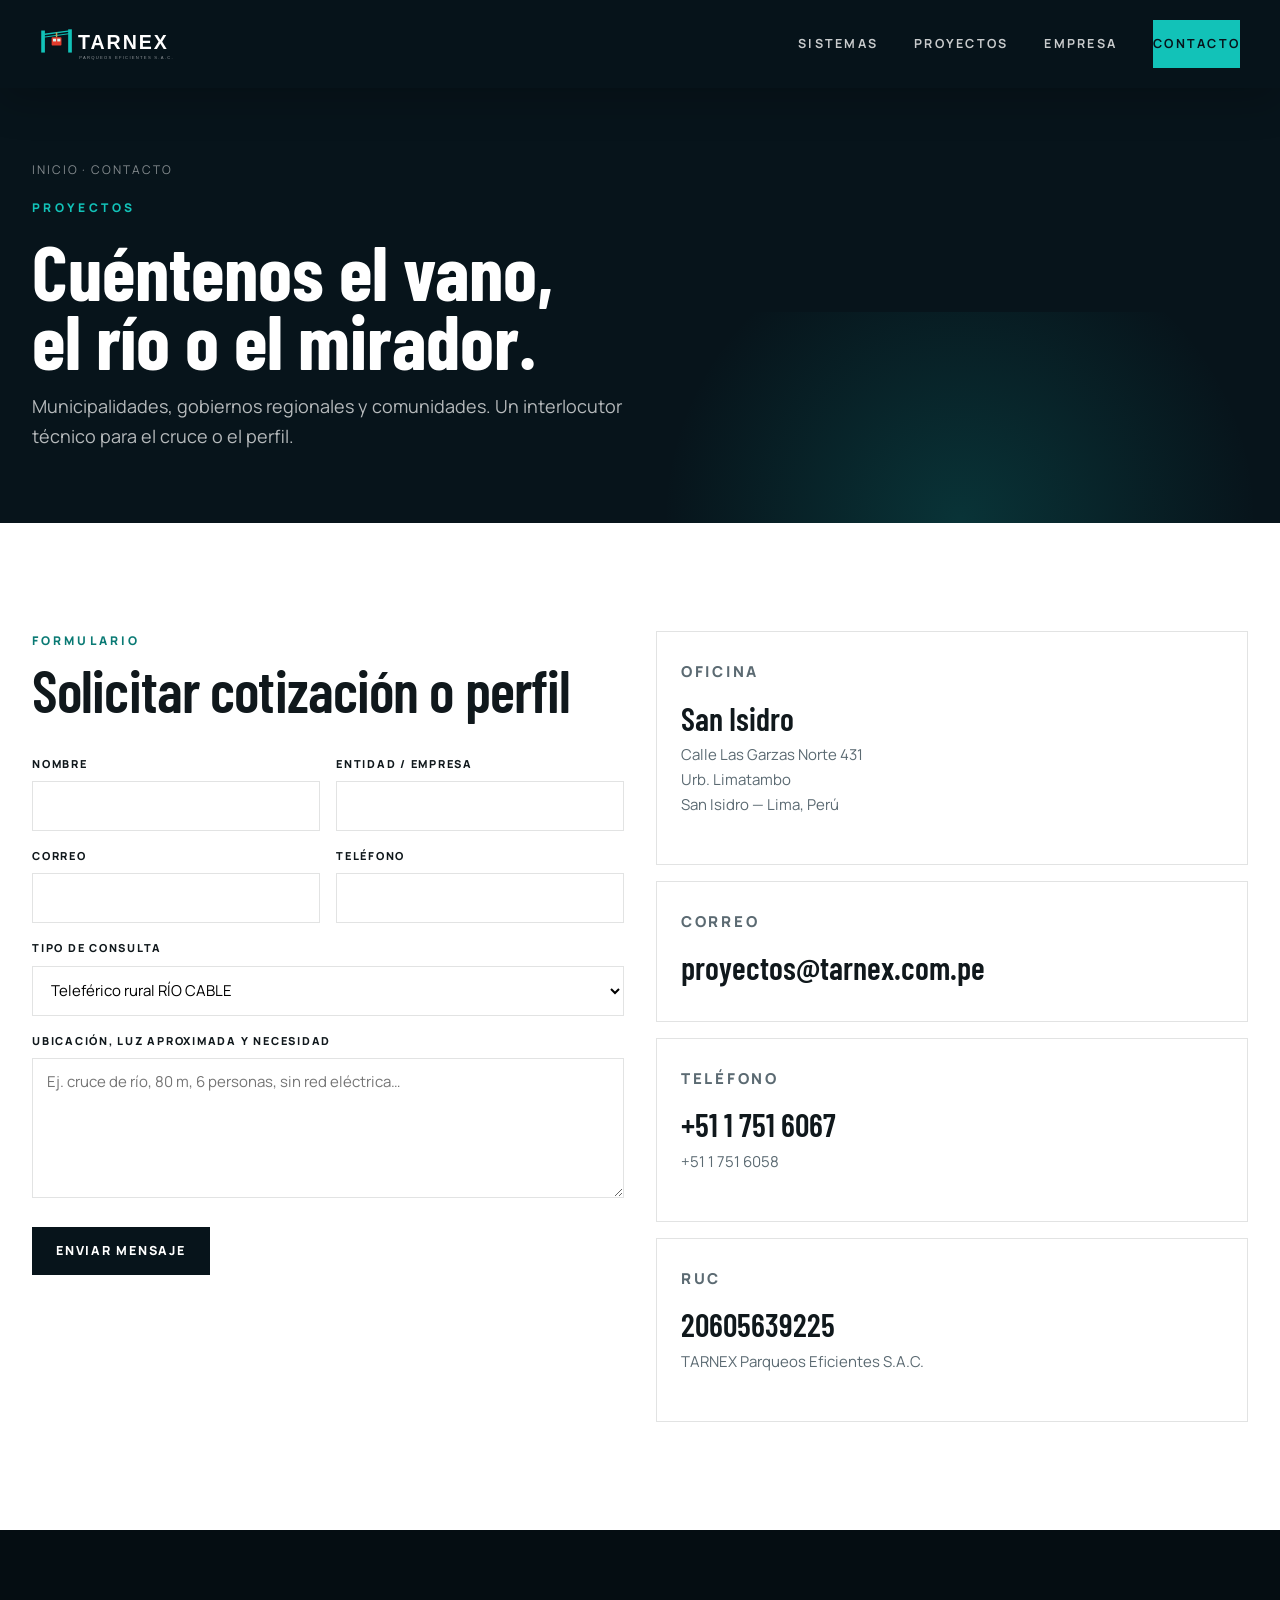
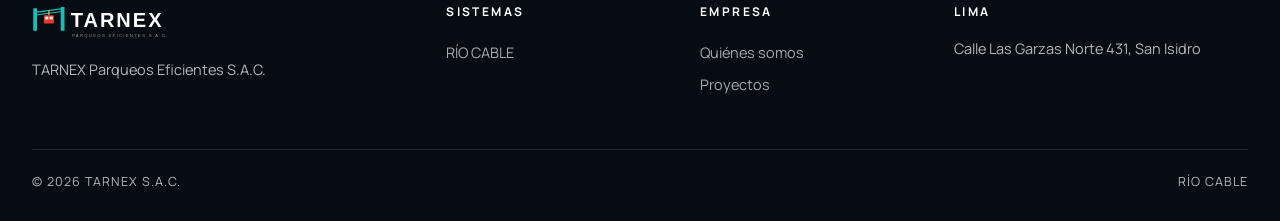
<file: contacto.html>
<!DOCTYPE html>
<html lang="es">
<head>
  <meta charset="utf-8">
  <meta name="viewport" content="width=device-width, initial-scale=1">
  <title>Contacto | TARNEX</title>
  <meta name="description" content="Cotice un teleférico rural RÍO CABLE o un perfil de proyecto turístico. TARNEX, San Isidro, Lima. proyectos@tarnex.com.pe · +51 1 751 6067.">
  <meta name="theme-color" content="#07141B">
  <link rel="icon" href="images/favicon.svg" type="image/svg+xml">
  <link rel="preconnect" href="https://fonts.googleapis.com">
  <link rel="preconnect" href="https://fonts.gstatic.com" crossorigin>
  <link href="https://fonts.googleapis.com/css2?family=Barlow+Condensed:wght@500;600;700&family=Manrope:wght@400;500;600;700;800&display=swap" rel="stylesheet">
  <link rel="stylesheet" href="css/main.css">
</head>
<body>
  <header class="nav is-solid" id="nav">
    <a class="nav__logo" href="index.html"><img src="images/logo-white.svg" alt="TARNEX"></a>
    <nav class="nav__links" id="menu">
      <a href="sistemas.html">Sistemas</a>
      <a href="proyectos.html">Proyectos</a>
      <a href="empresa.html">Empresa</a>
      <a class="btn btn--teal" href="contacto.html">Contacto</a>
    </nav>
    <button class="nav__toggle" aria-label="Abrir menú" aria-expanded="false"><span></span><span></span><span></span></button>
  </header>

  <section class="page-hero">
    <div class="wrap">
      <p class="breadcrumb"><a href="index.html">Inicio</a> · Contacto</p>
      <p class="kicker">Proyectos</p>
      <h1>Cuéntenos el vano, el río o el mirador.</h1>
      <p class="hero-sub">Municipalidades, gobiernos regionales y comunidades. Un interlocutor técnico para el cruce o el perfil.</p>
    </div>
  </section>

  <main class="section section--white">
    <div class="wrap grid-2">
      <div>
        <p class="overline">Formulario</p>
        <h2 style="margin:0 0 22px">Solicitar cotización o perfil</h2>
        <form name="contacto" method="POST" netlify netlify-honeypot="bot-field" action="/gracias.html">
          <input type="hidden" name="form-name" value="contacto">
          <p hidden><label>No llenar <input name="bot-field"></label></p>
          <div class="form-grid">
            <div>
              <label for="nombre">Nombre</label>
              <input id="nombre" name="nombre" required autocomplete="name">
            </div>
            <div>
              <label for="entidad">Entidad / empresa</label>
              <input id="entidad" name="entidad" autocomplete="organization">
            </div>
          </div>
          <div class="form-grid">
            <div>
              <label for="email">Correo</label>
              <input id="email" name="email" type="email" required autocomplete="email">
            </div>
            <div>
              <label for="telefono">Teléfono</label>
              <input id="telefono" name="telefono" type="tel" autocomplete="tel">
            </div>
          </div>
          <div>
            <label for="tipo">Tipo de consulta</label>
            <select id="tipo" name="tipo">
              <option>Teleférico rural RÍO CABLE</option>
              <option>Perfil de proyecto turístico</option>
              <option>Tracción manual / pedal</option>
              <option>Energía solar</option>
              <option>Red eléctrica</option>
              <option>Sistema &gt; 200 m</option>
              <option>Otro</option>
            </select>
          </div>
          <div>
            <label for="mensaje">Ubicación, luz aproximada y necesidad</label>
            <textarea id="mensaje" name="mensaje" required placeholder="Ej. cruce de río, 80 m, 6 personas, sin red eléctrica…"></textarea>
          </div>
          <p style="margin-top:22px"><button class="btn btn--dark" type="submit">Enviar mensaje</button></p>
        </form>
      </div>
      <aside>
        <article class="card" style="margin-bottom:16px">
          <p class="card__code">Oficina</p>
          <h3>San Isidro</h3>
          <p>Calle Las Garzas Norte 431<br>Urb. Limatambo<br>San Isidro — Lima, Perú</p>
        </article>
        <article class="card" style="margin-bottom:16px">
          <p class="card__code">Correo</p>
          <h3><a href="mailto:proyectos@tarnex.com.pe">proyectos@tarnex.com.pe</a></h3>
        </article>
        <article class="card" style="margin-bottom:16px">
          <p class="card__code">Teléfono</p>
          <h3>+51 1 751 6067</h3>
          <p>+51 1 751 6058</p>
        </article>
        <article class="card">
          <p class="card__code">RUC</p>
          <h3>20605639225</h3>
          <p>TARNEX Parqueos Eficientes S.A.C.</p>
        </article>
      </aside>
    </div>
  </main>

  <footer class="footer">
    <div class="wrap">
      <div class="footer__grid">
        <div>
          <img src="images/logo-white.svg" alt="TARNEX" style="height:40px;width:auto;margin-bottom:16px">
          <p>TARNEX Parqueos Eficientes S.A.C.</p>
        </div>
        <div>
          <h4>Sistemas</h4>
          <a href="sistemas.html">RÍO CABLE</a>
        </div>
        <div>
          <h4>Empresa</h4>
          <a href="empresa.html">Quiénes somos</a>
          <a href="proyectos.html">Proyectos</a>
        </div>
        <div>
          <h4>Lima</h4>
          <p>Calle Las Garzas Norte 431, San Isidro</p>
        </div>
      </div>
      <div class="footer__copy">
        <span>© <span data-year></span> TARNEX S.A.C.</span>
        <span>RÍO CABLE</span>
      </div>
    </div>
  </footer>
  <script src="js/main.js"></script>
</body>
</html>
</file>
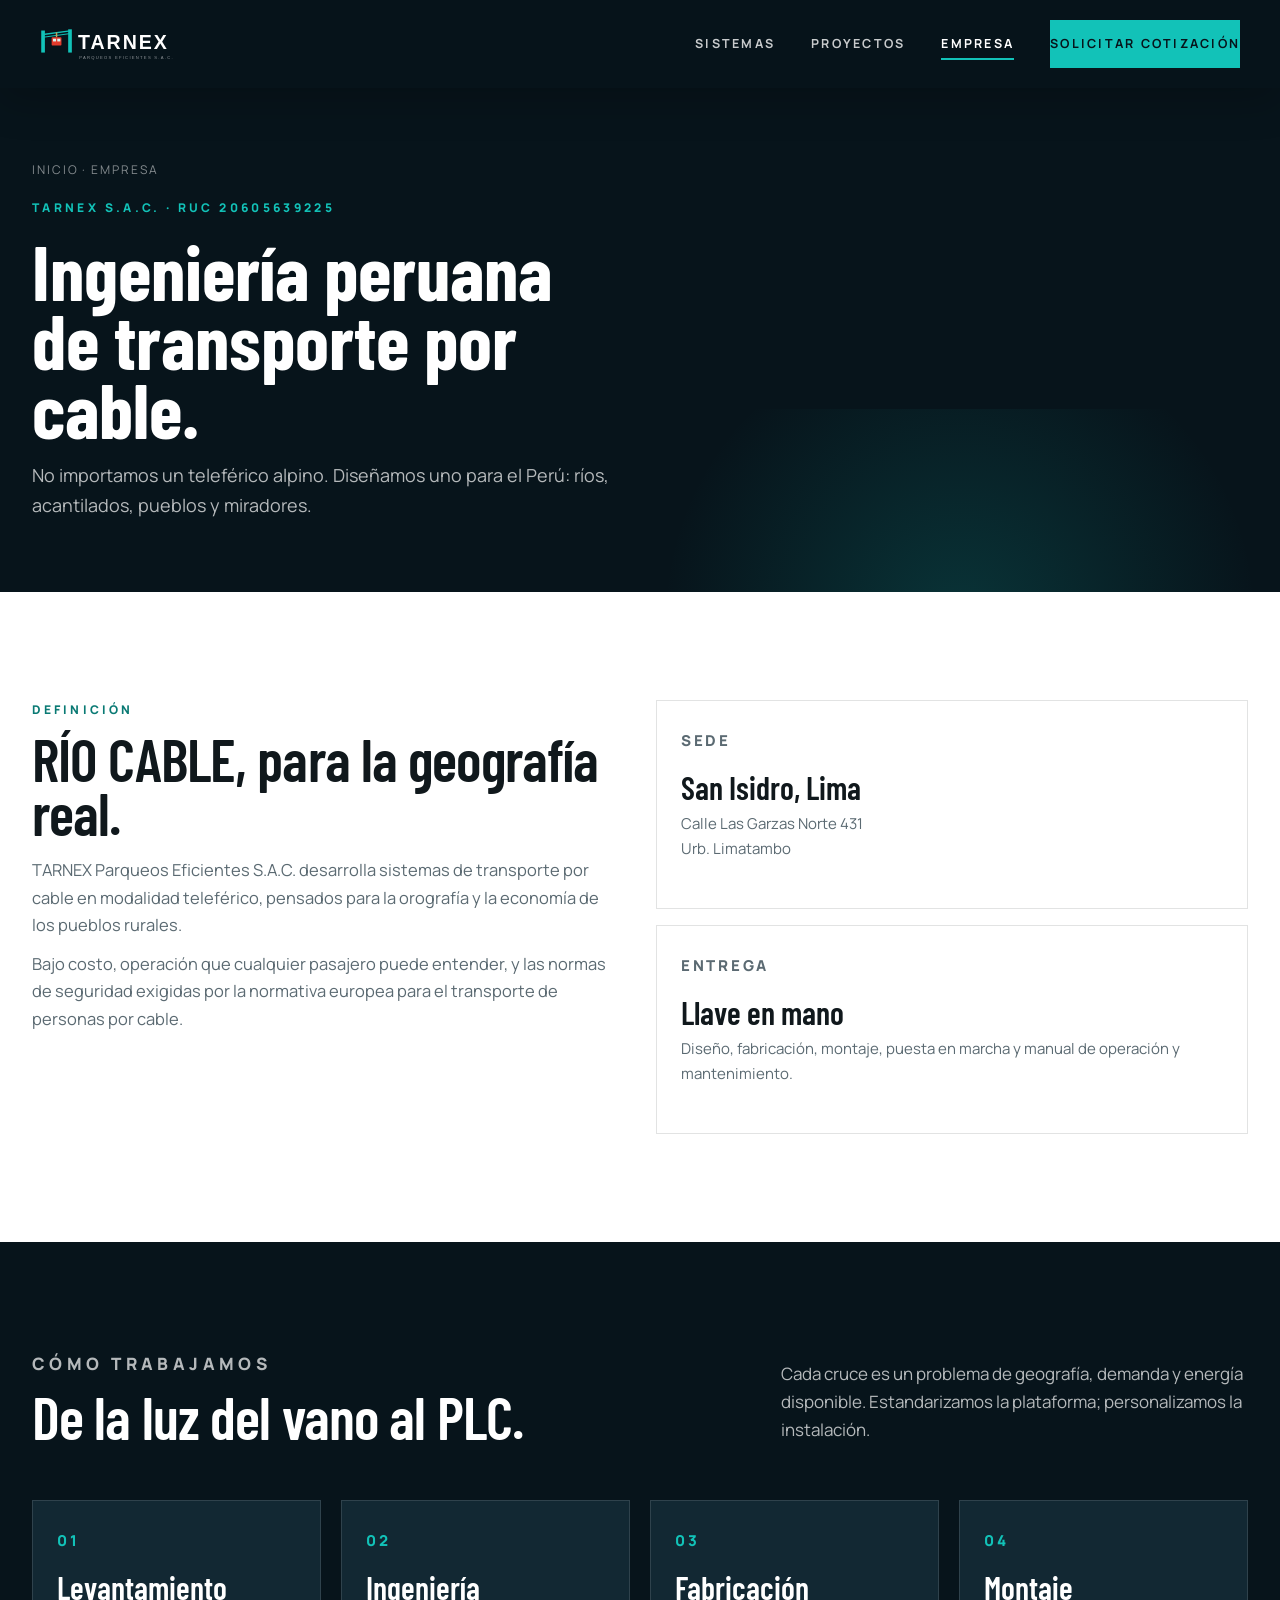
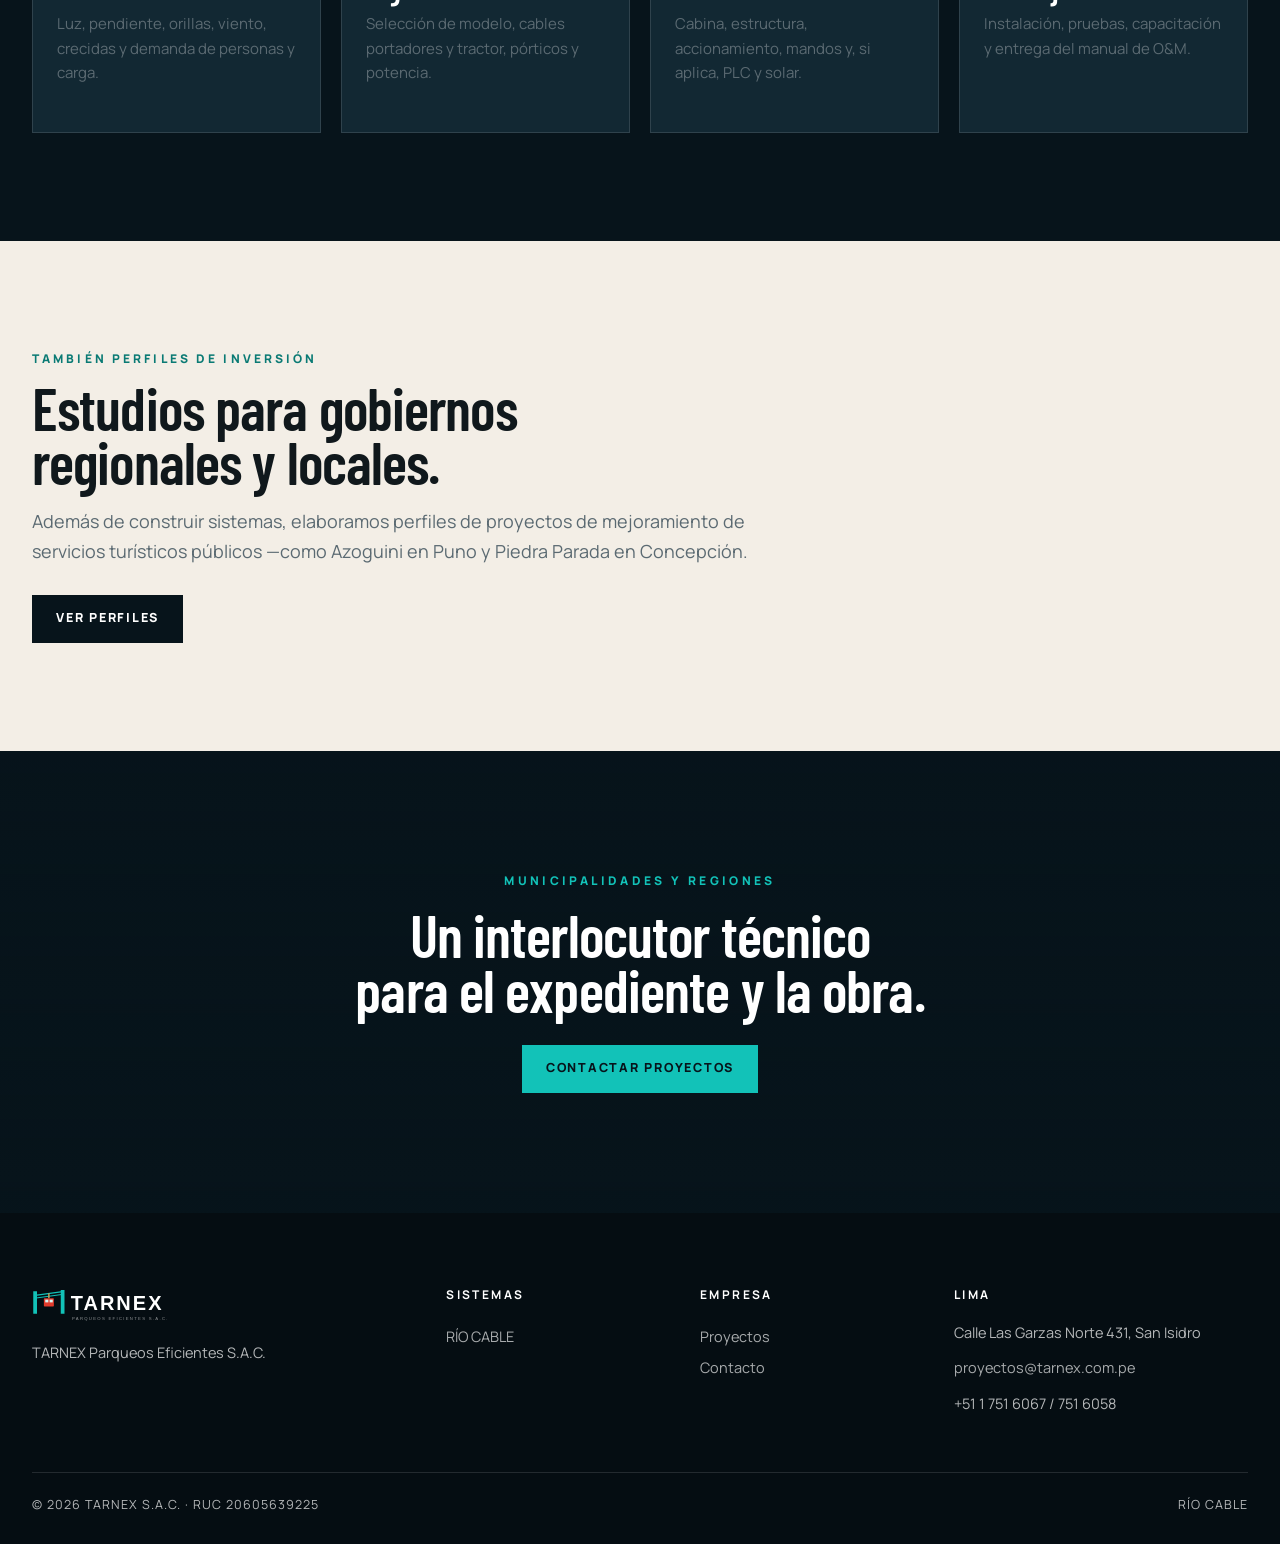
<file: empresa.html>
<!DOCTYPE html>
<html lang="es">
<head>
  <meta charset="utf-8">
  <meta name="viewport" content="width=device-width, initial-scale=1">
  <title>Empresa | TARNEX Parqueos Eficientes S.A.C.</title>
  <meta name="description" content="TARNEX S.A.C., San Isidro, Lima. Ingeniería de transporte por cable para la orografía y la economía del Perú rural. RUC 20605639225.">
  <meta name="theme-color" content="#07141B">
  <link rel="icon" href="images/favicon.svg" type="image/svg+xml">
  <link rel="preconnect" href="https://fonts.googleapis.com">
  <link rel="preconnect" href="https://fonts.gstatic.com" crossorigin>
  <link href="https://fonts.googleapis.com/css2?family=Barlow+Condensed:wght@500;600;700&family=Manrope:wght@400;500;600;700;800&display=swap" rel="stylesheet">
  <link rel="stylesheet" href="css/main.css">
  
  <!-- Fondo con imagen de Unsplash (teleférico en montaña) -->
  <style>
    body {
      background-image: url('https://images.unsplash.com/photo-1544551763-77ef2d0c1356?ixlib=rb-4.0.3&auto=format&fit=crop&w=1920&q=80');
      background-size: cover;
      background-position: center;
      background-repeat: no-repeat;
      background-attachment: fixed;
      background-color: #07141B; /* color de respaldo */
    }

    /* Capa oscura para que el texto se lea bien */
    body::before {
      content: "";
      position: fixed;
      inset: 0;
      background: rgba(7, 20, 27, 0.65); /* ajusta la opacidad aquí (0.5 - 0.75) */
      z-index: -1;
      pointer-events: none;
    }
  </style>
</head>
<body>
  <header class="nav is-solid" id="nav">
    <a class="nav__logo" href="index.html"><img src="images/logo-white.svg" alt="TARNEX"></a>
    <nav class="nav__links" id="menu">
      <a href="sistemas.html">Sistemas</a>
      <a href="proyectos.html">Proyectos</a>
      <a class="is-active" href="empresa.html">Empresa</a>
      <a class="btn btn--teal" href="contacto.html">Solicitar cotización</a>
    </nav>
    <button class="nav__toggle" aria-label="Abrir menú" aria-expanded="false"><span></span><span></span><span></span></button>
  </header>
  <section class="page-hero">
    <div class="wrap">
      <p class="breadcrumb"><a href="index.html">Inicio</a> · Empresa</p>
      <p class="kicker">TARNEX S.A.C. · RUC 20605639225</p>
      <h1>Ingeniería peruana de transporte por cable.</h1>
      <p class="hero-sub">No importamos un teleférico alpino. Diseñamos uno para el Perú: ríos, acantilados, pueblos y miradores.</p>
    </div>
  </section>
  <main>
    <section class="section section--white">
      <div class="wrap grid-2">
        <div>
          <p class="overline">Definición</p>
          <h2>RÍO CABLE, para la geografía real.</h2>
          <p style="margin-top:16px;color:var(--muted)">TARNEX Parqueos Eficientes S.A.C. desarrolla sistemas de transporte por cable en modalidad teleférico, pensados para la orografía y la economía de los pueblos rurales.</p>
          <p style="margin-top:12px;color:var(--muted)">Bajo costo, operación que cualquier pasajero puede entender, y las normas de seguridad exigidas por la normativa europea para el transporte de personas por cable.</p>
        </div>
        <div>
          <article class="card" style="margin-bottom:16px">
            <p class="card__code">Sede</p>
            <h3>San Isidro, Lima</h3>
            <p>Calle Las Garzas Norte 431<br>Urb. Limatambo</p>
          </article>
          <article class="card">
            <p class="card__code">Entrega</p>
            <h3>Llave en mano</h3>
            <p>Diseño, fabricación, montaje, puesta en marcha y manual de operación y mantenimiento.</p>
          </article>
        </div>
      </div>
    </section>
    <section class="section section--navy">
      <div class="wrap">
        <div class="sec-head">
          <div>
            <p class="overline">Cómo trabajamos</p>
            <h2>De la luz del vano al PLC.</h2>
          </div>
          <p>Cada cruce es un problema de geografía, demanda y energía disponible. Estandarizamos la plataforma; personalizamos la instalación.</p>
        </div>
        <div class="grid-4">
          <article class="card card--dark inview"><p class="card__code">01</p><h3>Levantamiento</h3><p>Luz, pendiente, orillas, viento, crecidas y demanda de personas y carga.</p></article>
          <article class="card card--dark inview"><p class="card__code">02</p><h3>Ingeniería</h3><p>Selección de modelo, cables portadores y tractor, pórticos y potencia.</p></article>
          <article class="card card--dark inview"><p class="card__code">03</p><h3>Fabricación</h3><p>Cabina, estructura, accionamiento, mandos y, si aplica, PLC y solar.</p></article>
          <article class="card card--dark inview"><p class="card__code">04</p><h3>Montaje</h3><p>Instalación, pruebas, capacitación y entrega del manual de O&amp;M.</p></article>
        </div>
      </div>
    </section>
    <section class="section section--sand">
      <div class="wrap">
        <p class="overline">También perfiles de inversión</p>
        <h2 style="max-width:18ch">Estudios para gobiernos regionales y locales.</h2>
        <p class="lead" style="margin-top:18px">Además de construir sistemas, elaboramos perfiles de proyectos de mejoramiento de servicios turísticos públicos —como Azoguini en Puno y Piedra Parada en Concepción.</p>
        <p style="margin-top:28px"><a class="btn btn--dark" href="proyectos.html">Ver perfiles</a></p>
      </div>
    </section>
    <section class="cta">
      <div class="wrap">
        <p class="kicker">Municipalidades y regiones</p>
        <h2>Un interlocutor técnico<br>para el expediente y la obra.</h2>
        <a class="btn btn--teal" href="contacto.html">Contactar proyectos</a>
      </div>
    </section>
  </main>
  <footer class="footer">
    <div class="wrap">
      <div class="footer__grid">
        <div>
          <img src="images/logo-white.svg" alt="TARNEX" style="height:40px;width:auto;margin-bottom:16px">
          <p>TARNEX Parqueos Eficientes S.A.C.</p>
        </div>
        <div>
          <h4>Sistemas</h4>
          <a href="sistemas.html">RÍO CABLE</a>
        </div>
        <div>
          <h4>Empresa</h4>
          <a href="proyectos.html">Proyectos</a>
          <a href="contacto.html">Contacto</a>
        </div>
        <div>
          <h4>Lima</h4>
          <p>Calle Las Garzas Norte 431, San Isidro</p>
          <p><a href="mailto:proyectos@tarnex.com.pe">proyectos@tarnex.com.pe</a></p>
          <p>+51 1 751 6067 / 751 6058</p>
        </div>
      </div>
      <div class="footer__copy">
        <span>© <span data-year></span> TARNEX S.A.C. · RUC 20605639225</span>
        <span>RÍO CABLE</span>
      </div>
    </div>
  </footer>
  <script src="js/main.js"></script>
</body>
</html>
</file>
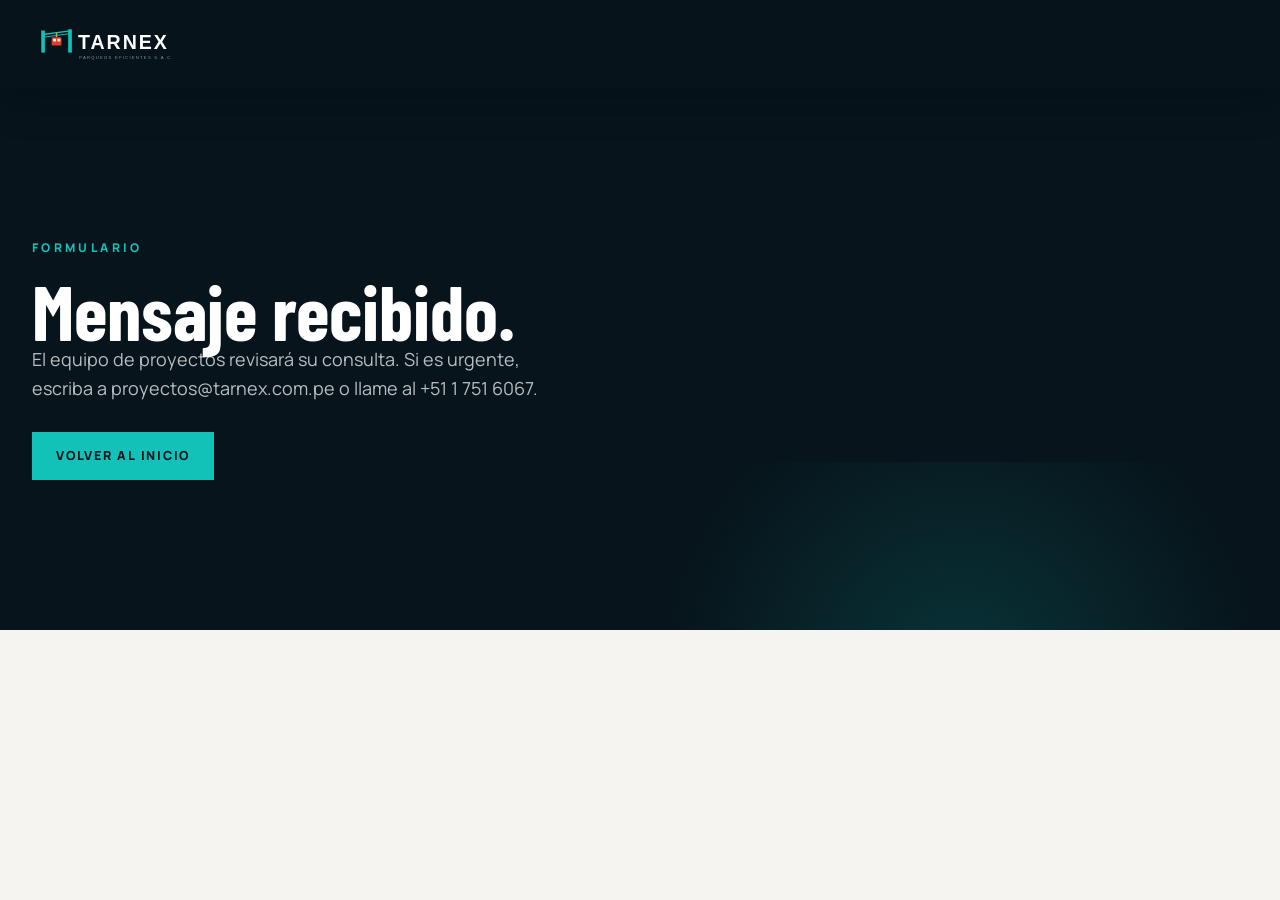
<file: gracias.html>
<!DOCTYPE html>
<html lang="es">
<head>
  <meta charset="utf-8">
  <meta name="viewport" content="width=device-width, initial-scale=1">
  <title>Mensaje enviado | TARNEX</title>
  <link rel="icon" href="images/favicon.svg" type="image/svg+xml">
  <link href="https://fonts.googleapis.com/css2?family=Barlow+Condensed:wght@600&family=Manrope:wght@500;700&display=swap" rel="stylesheet">
  <link rel="stylesheet" href="css/main.css">
</head>
<body>
  <header class="nav is-solid" id="nav">
    <a class="nav__logo" href="index.html"><img src="images/logo-white.svg" alt="TARNEX"></a>
  </header>
  <section class="page-hero" style="min-height:70vh;display:flex;align-items:center">
    <div class="wrap">
      <p class="kicker">Formulario</p>
      <h1>Mensaje recibido.</h1>
      <p style="max-width:48ch;color:rgba(255,255,255,.72);font-size:18px">El equipo de proyectos revisará su consulta. Si es urgente, escriba a proyectos@tarnex.com.pe o llame al +51 1 751 6067.</p>
      <p style="margin-top:28px"><a class="btn btn--teal" href="index.html">Volver al inicio</a></p>
    </div>
  </section>
  <script src="js/main.js"></script>
</body>
</html>
</file>
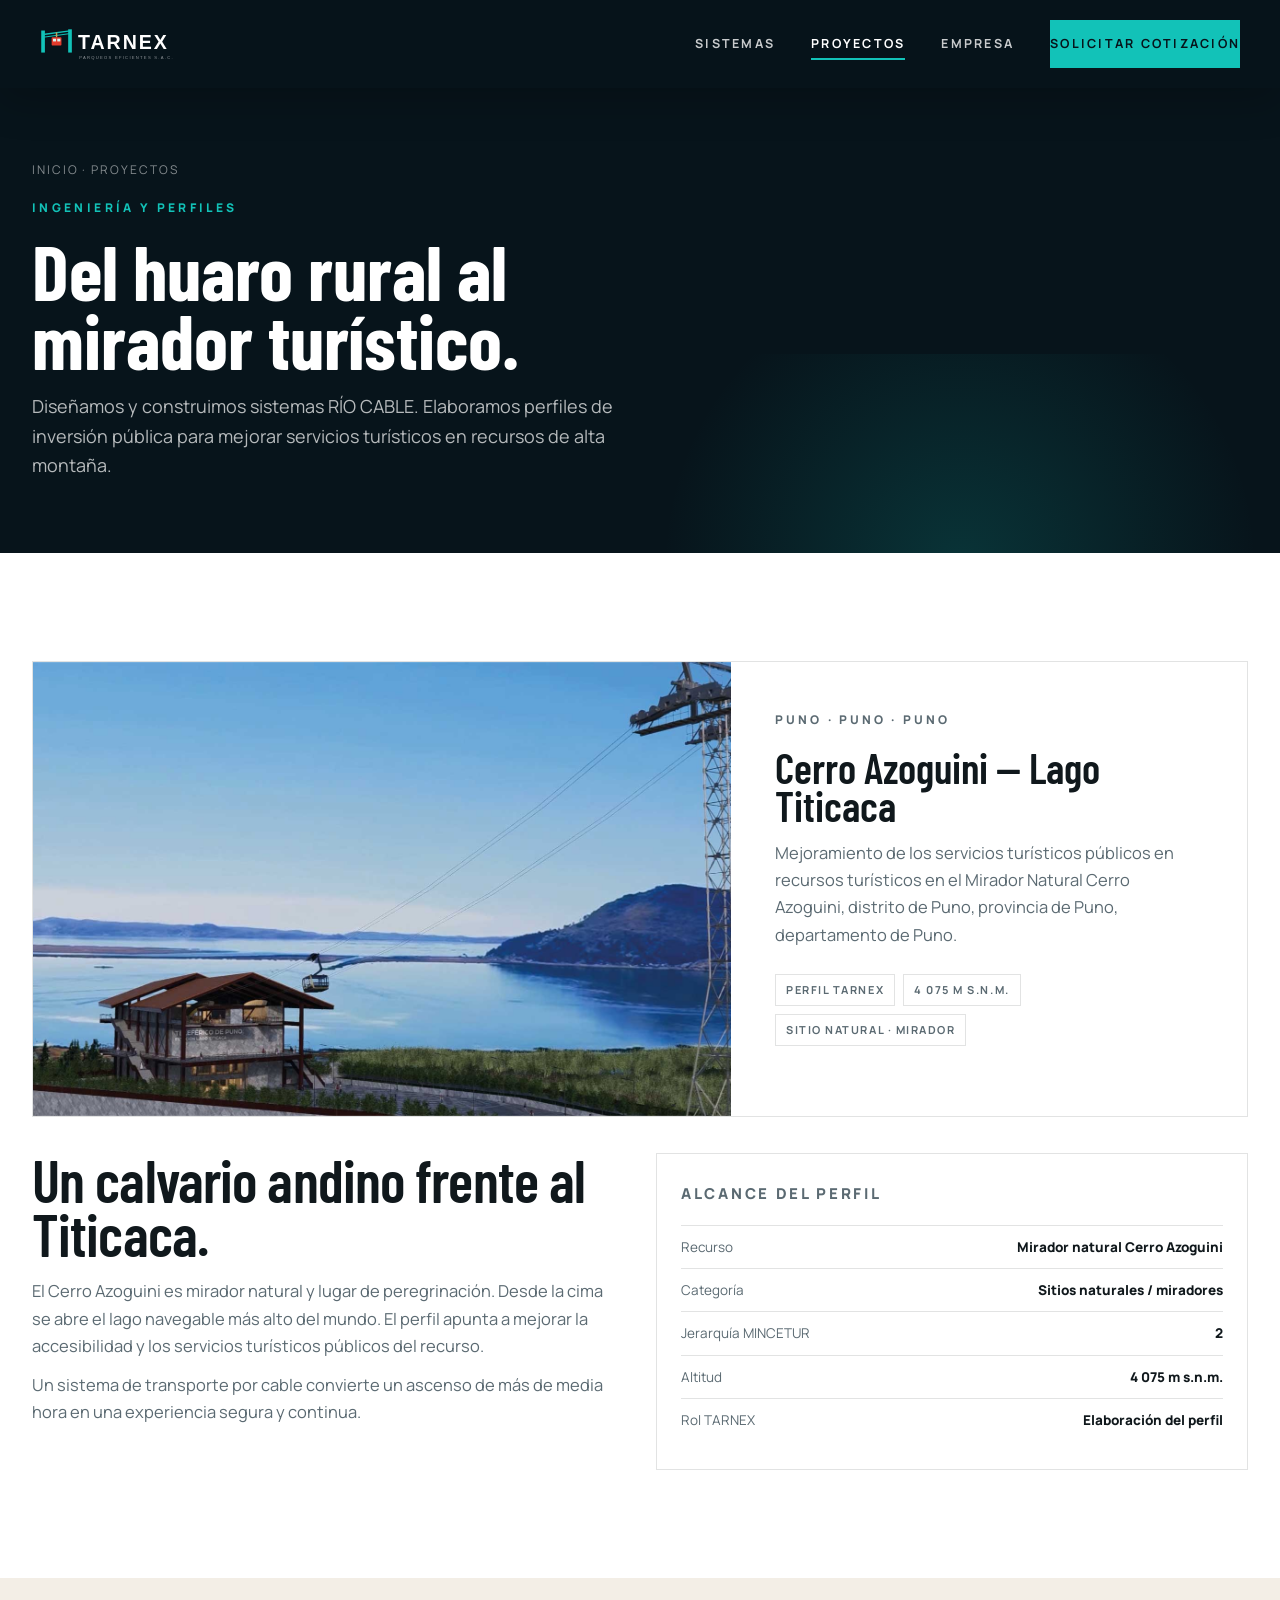
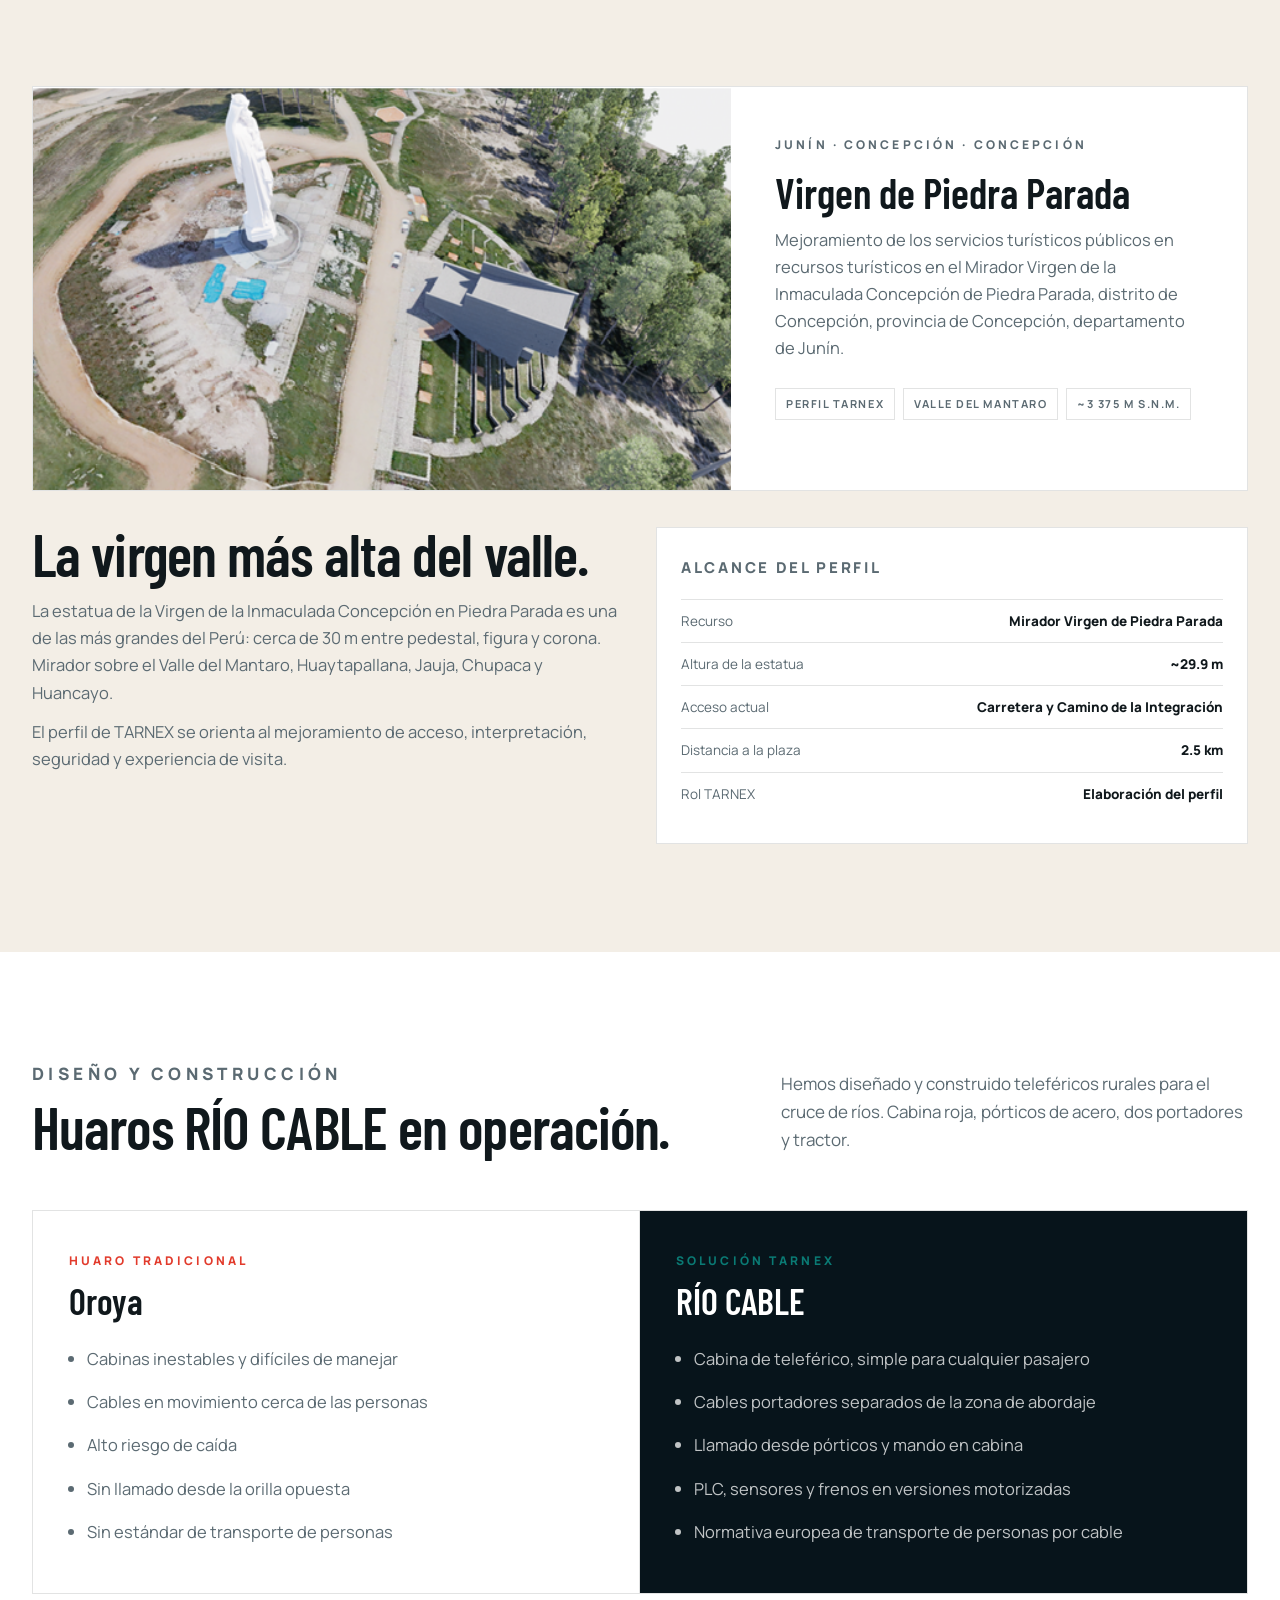
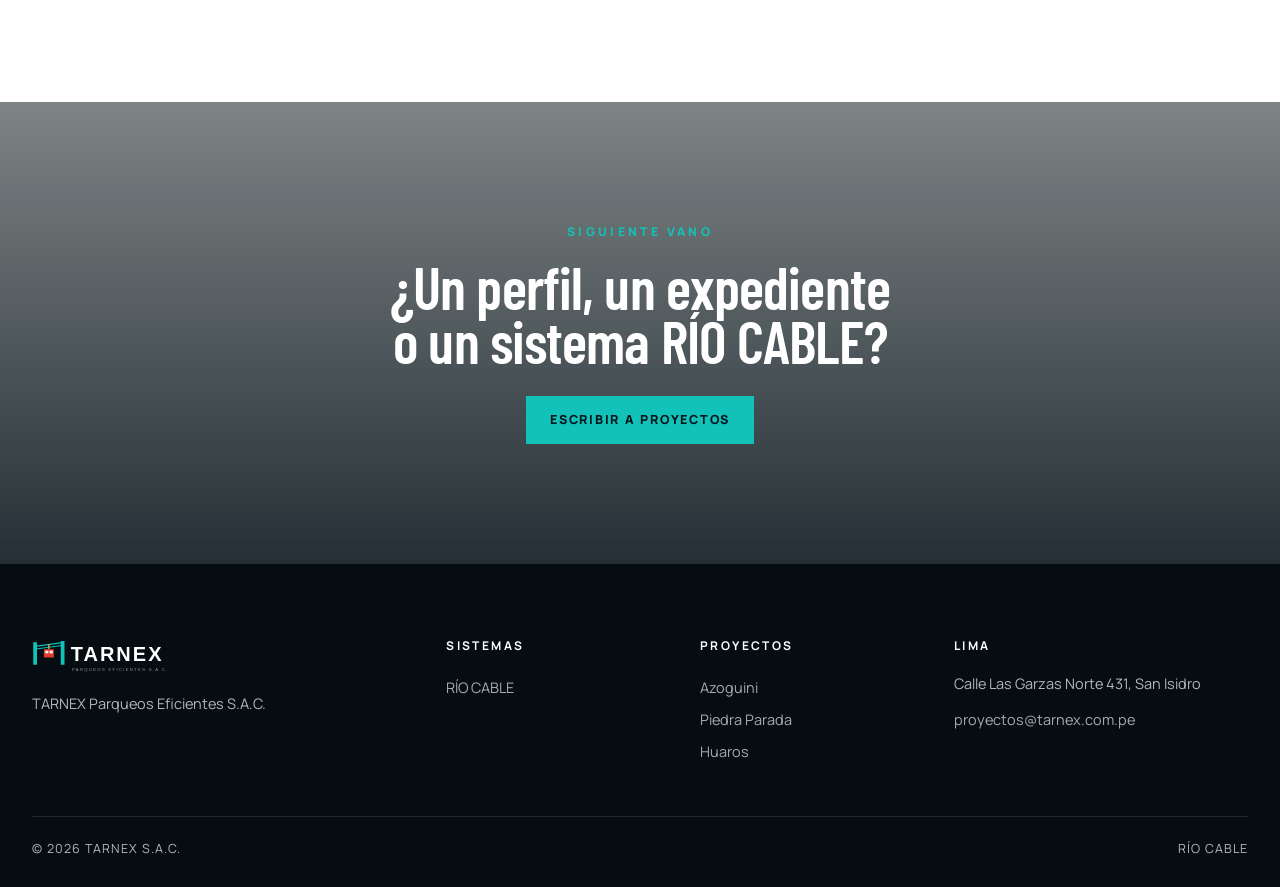
<file: proyectos.html>
<!DOCTYPE html>
<html lang="es">
<head>
  <meta charset="utf-8">
  <meta name="viewport" content="width=device-width, initial-scale=1">
  <title>Proyectos | TARNEX Teleféricos Rurales</title>
  <meta name="description" content="TARNEX diseña y construye huaros RÍO CABLE y elabora perfiles de inversión: Mirador Cerro Azoguini (Puno) y Virgen de Piedra Parada (Concepción, Junín).">
  <meta name="theme-color" content="#07141B">
  <link rel="icon" href="images/favicon.svg" type="image/svg+xml">
  <link rel="preconnect" href="https://fonts.googleapis.com">
  <link rel="preconnect" href="https://fonts.gstatic.com" crossorigin>
  <link href="https://fonts.googleapis.com/css2?family=Barlow+Condensed:wght@500;600;700&family=Manrope:wght@400;500;600;700;800&display=swap" rel="stylesheet">
  <link rel="stylesheet" href="css/main.css">
</head>
<body>
  <header class="nav is-solid" id="nav">
    <a class="nav__logo" href="index.html"><img src="images/logo-white.svg" alt="TARNEX"></a>
    <nav class="nav__links" id="menu">
      <a href="sistemas.html">Sistemas</a>
      <a class="is-active" href="proyectos.html">Proyectos</a>
      <a href="empresa.html">Empresa</a>
      <a class="btn btn--teal" href="contacto.html">Solicitar cotización</a>
    </nav>
    <button class="nav__toggle" aria-label="Abrir menú" aria-expanded="false"><span></span><span></span><span></span></button>
  </header>

  <section class="page-hero">
    <div class="wrap">
      <p class="breadcrumb"><a href="index.html">Inicio</a> · Proyectos</p>
      <p class="kicker">Ingeniería y perfiles</p>
      <h1>Del huaro rural al mirador turístico.</h1>
      <p class="hero-sub">Diseñamos y construimos sistemas RÍO CABLE. Elaboramos perfiles de inversión pública para mejorar servicios turísticos en recursos de alta montaña.</p>
    </div>
  </section>

  <main>
    <section class="section section--white" id="azoguini">
      <div class="wrap">
        <article class="project" style="margin:0">
          <div class="project__media">
            <img src="images/azoguini.svg" alt="Altiplano y Lago Titicaca, Puno" width="1600" height="1000">
          </div>
          <div class="project__body">
            <p class="overline">Puno · Puno · Puno</p>
            <h3>Cerro Azoguini — Lago Titicaca</h3>
            <p>Mejoramiento de los servicios turísticos públicos en recursos turísticos en el Mirador Natural Cerro Azoguini, distrito de Puno, provincia de Puno, departamento de Puno.</p>
            <div class="meta-row">
              <span>Perfil TARNEX</span>
              <span>4 075 m s.n.m.</span>
              <span>Sitio natural · mirador</span>
            </div>
          </div>
        </article>
        <div class="grid-2" style="margin-top:36px">
          <div>
            <h2>Un calvario andino frente al Titicaca.</h2>
            <p style="margin-top:16px;color:var(--muted)">El Cerro Azoguini es mirador natural y lugar de peregrinación. Desde la cima se abre el lago navegable más alto del mundo. El perfil apunta a mejorar la accesibilidad y los servicios turísticos públicos del recurso.</p>
            <p style="margin-top:12px;color:var(--muted)">Un sistema de transporte por cable convierte un ascenso de más de media hora en una experiencia segura y continua.</p>
          </div>
          <article class="card">
            <p class="card__code">Alcance del perfil</p>
            <div class="spec"><span>Recurso</span><b>Mirador natural Cerro Azoguini</b></div>
            <div class="spec"><span>Categoría</span><b>Sitios naturales / miradores</b></div>
            <div class="spec"><span>Jerarquía MINCETUR</span><b>2</b></div>
            <div class="spec"><span>Altitud</span><b>4 075 m s.n.m.</b></div>
            <div class="spec"><span>Rol TARNEX</span><b>Elaboración del perfil</b></div>
          </article>
        </div>
      </div>
    </section>

    <section class="section section--sand" id="piedra-parada">
      <div class="wrap">
        <article class="project" style="margin:0">
          <div class="project__media">
            <img src="images/junin.svg" alt="Cordillera y valle andino, Junín" width="1600" height="1000">
          </div>
          <div class="project__body">
            <p class="overline">Junín · Concepción · Concepción</p>
            <h3>Virgen de Piedra Parada</h3>
            <p>Mejoramiento de los servicios turísticos públicos en recursos turísticos en el Mirador Virgen de la Inmaculada Concepción de Piedra Parada, distrito de Concepción, provincia de Concepción, departamento de Junín.</p>
            <div class="meta-row">
              <span>Perfil TARNEX</span>
              <span>Valle del Mantaro</span>
              <span>~3 375 m s.n.m.</span>
            </div>
          </div>
        </article>
        <div class="grid-2" style="margin-top:36px">
          <div>
            <h2>La virgen más alta del valle.</h2>
            <p style="margin-top:16px;color:var(--muted)">La estatua de la Virgen de la Inmaculada Concepción en Piedra Parada es una de las más grandes del Perú: cerca de 30 m entre pedestal, figura y corona. Mirador sobre el Valle del Mantaro, Huaytapallana, Jauja, Chupaca y Huancayo.</p>
            <p style="margin-top:12px;color:var(--muted)">El perfil de TARNEX se orienta al mejoramiento de acceso, interpretación, seguridad y experiencia de visita.</p>
          </div>
          <article class="card">
            <p class="card__code">Alcance del perfil</p>
            <div class="spec"><span>Recurso</span><b>Mirador Virgen de Piedra Parada</b></div>
            <div class="spec"><span>Altura de la estatua</span><b>~29.9 m</b></div>
            <div class="spec"><span>Acceso actual</span><b>Carretera y Camino de la Integración</b></div>
            <div class="spec"><span>Distancia a la plaza</span><b>2.5 km</b></div>
            <div class="spec"><span>Rol TARNEX</span><b>Elaboración del perfil</b></div>
          </article>
        </div>
      </div>
    </section>

    <section class="section section--white" id="huaros">
      <div class="wrap">
        <div class="sec-head">
          <div>
            <p class="overline">Diseño y construcción</p>
            <h2>Huaros RÍO CABLE en operación.</h2>
          </div>
          <p>Hemos diseñado y construido teleféricos rurales para el cruce de ríos. Cabina roja, pórticos de acero, dos portadores y tractor.</p>
        </div>
        <div class="compare inview">
          <article>
            <p class="overline" style="color:var(--red)">Huaro tradicional</p>
            <h3>Oroya</h3>
            <ul>
              <li>Cabinas inestables y difíciles de manejar</li>
              <li>Cables en movimiento cerca de las personas</li>
              <li>Alto riesgo de caída</li>
              <li>Sin llamado desde la orilla opuesta</li>
              <li>Sin estándar de transporte de personas</li>
            </ul>
          </article>
          <article>
            <p class="overline">Solución TARNEX</p>
            <h3>RÍO CABLE</h3>
            <ul>
              <li>Cabina de teleférico, simple para cualquier pasajero</li>
              <li>Cables portadores separados de la zona de abordaje</li>
              <li>Llamado desde pórticos y mando en cabina</li>
              <li>PLC, sensores y frenos en versiones motorizadas</li>
              <li>Normativa europea de transporte de personas por cable</li>
            </ul>
          </article>
        </div>
      </div>
    </section>

    <section class="cta">
      <div class="wrap">
        <p class="kicker">Siguiente vano</p>
        <h2>¿Un perfil, un expediente<br>o un sistema RÍO CABLE?</h2>
        <a class="btn btn--teal" href="contacto.html">Escribir a proyectos</a>
      </div>
    </section>
  </main>

  <footer class="footer">
    <div class="wrap">
      <div class="footer__grid">
        <div>
          <img src="images/logo-white.svg" alt="TARNEX" style="height:40px;width:auto;margin-bottom:16px">
          <p>TARNEX Parqueos Eficientes S.A.C.</p>
        </div>
        <div>
          <h4>Sistemas</h4>
          <a href="sistemas.html">RÍO CABLE</a>
        </div>
        <div>
          <h4>Proyectos</h4>
          <a href="#azoguini">Azoguini</a>
          <a href="#piedra-parada">Piedra Parada</a>
          <a href="#huaros">Huaros</a>
        </div>
        <div>
          <h4>Lima</h4>
          <p>Calle Las Garzas Norte 431, San Isidro</p>
          <p><a href="mailto:proyectos@tarnex.com.pe">proyectos@tarnex.com.pe</a></p>
        </div>
      </div>
      <div class="footer__copy">
        <span>© <span data-year></span> TARNEX S.A.C.</span>
        <span>RÍO CABLE</span>
      </div>
    </div>
  </footer>
  <script src="js/main.js"></script>
</body>
</html>
</file>
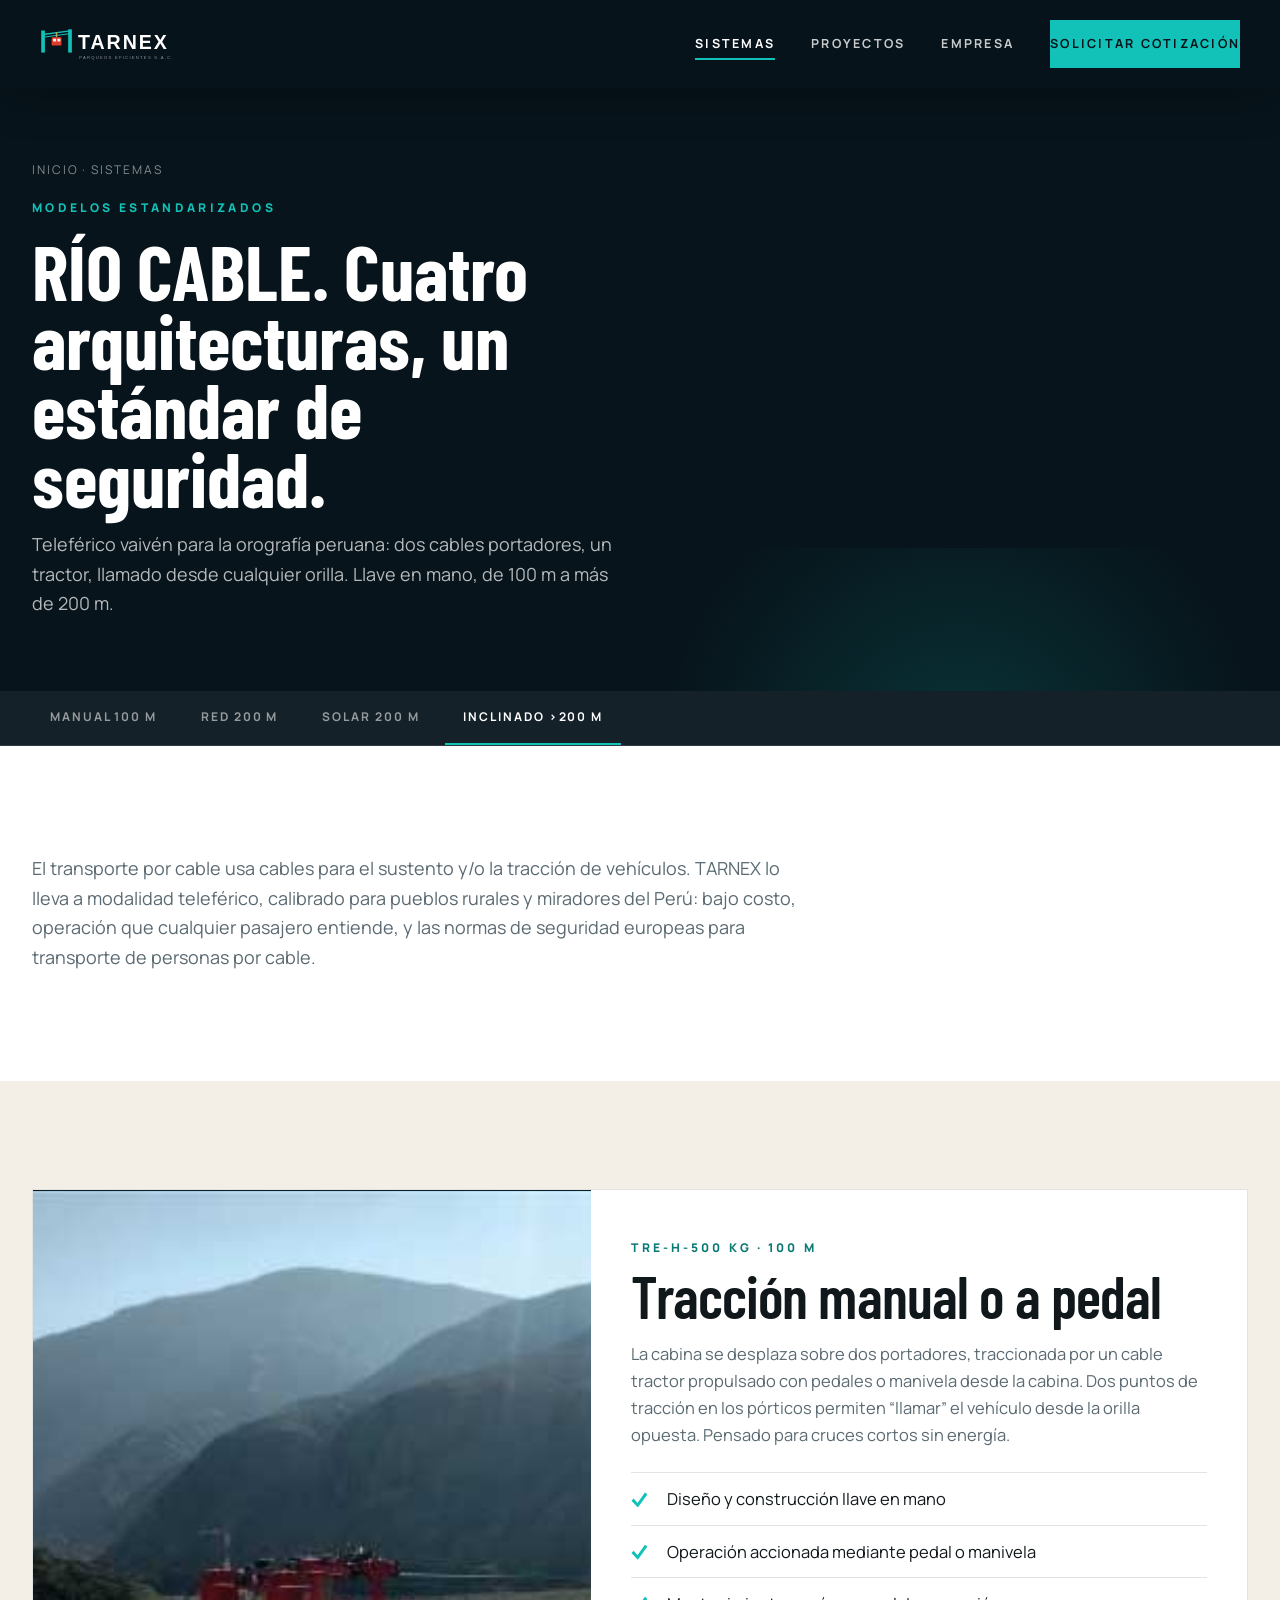
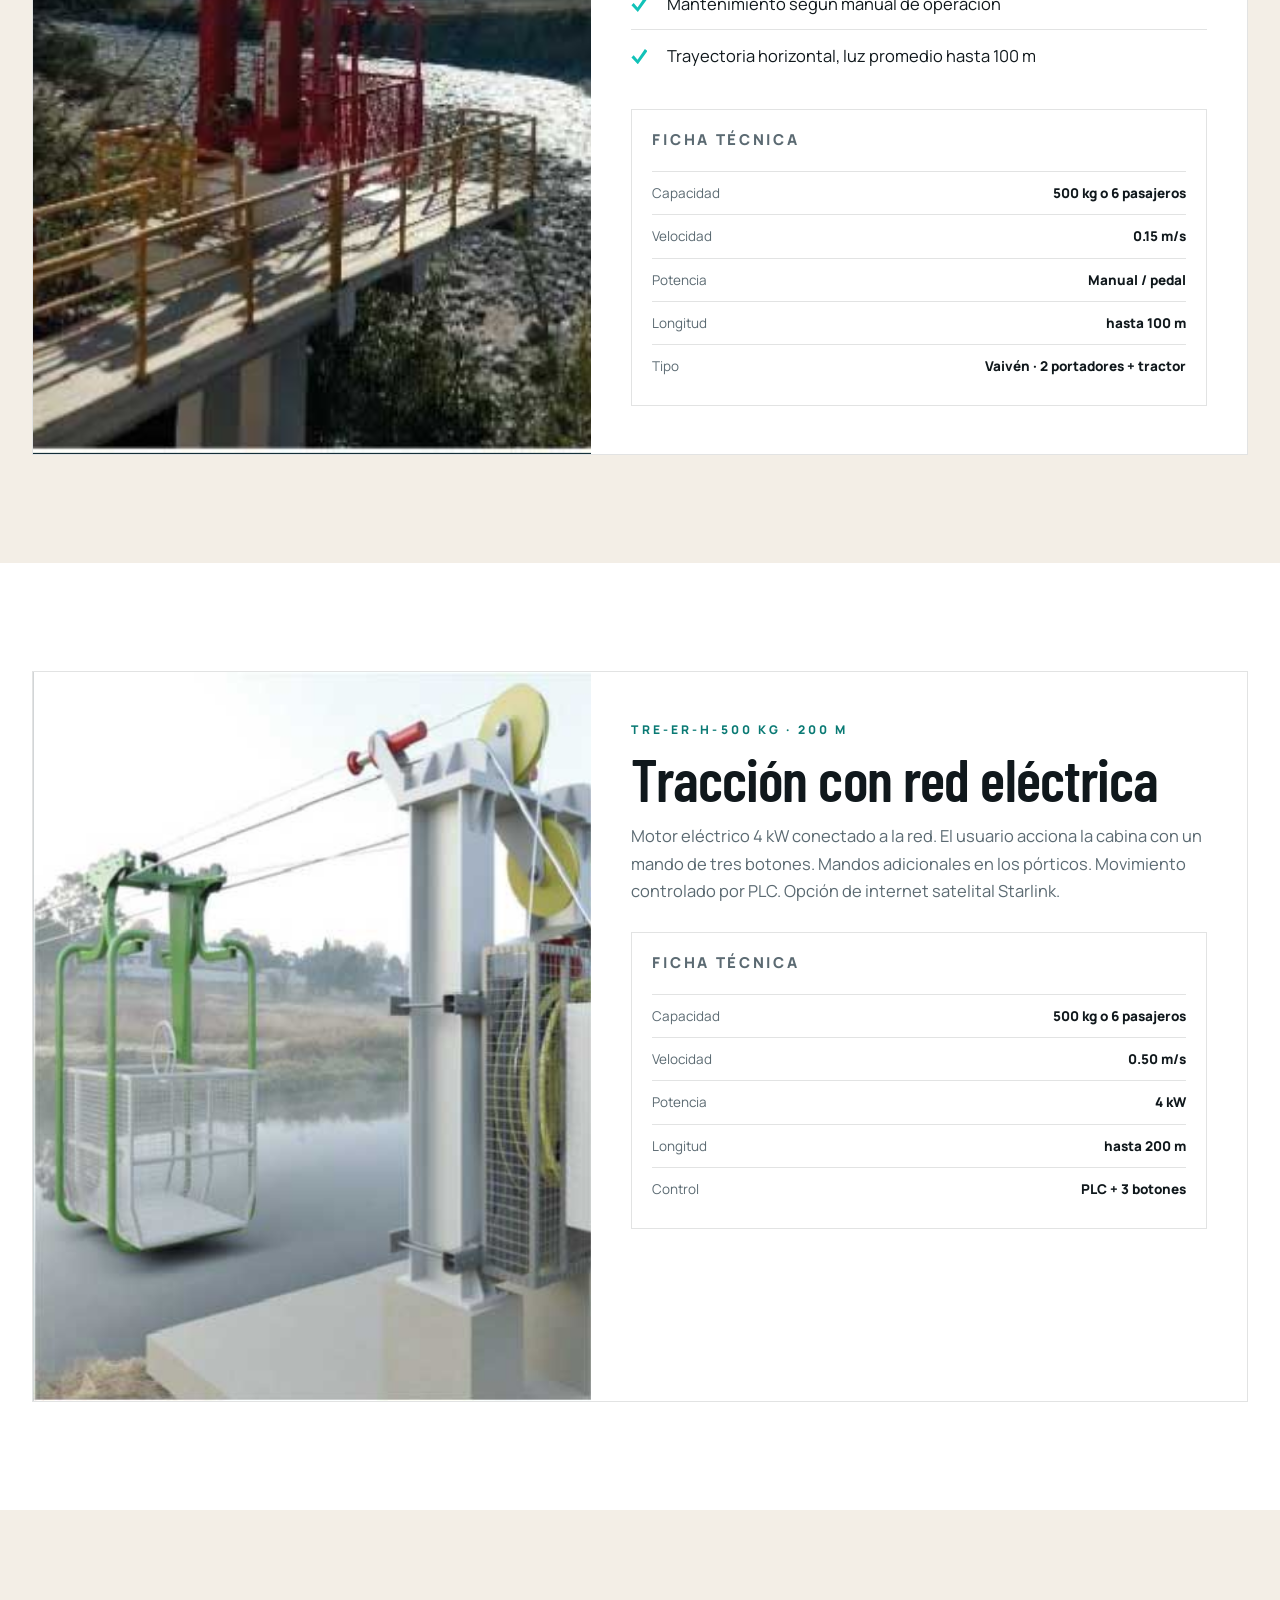
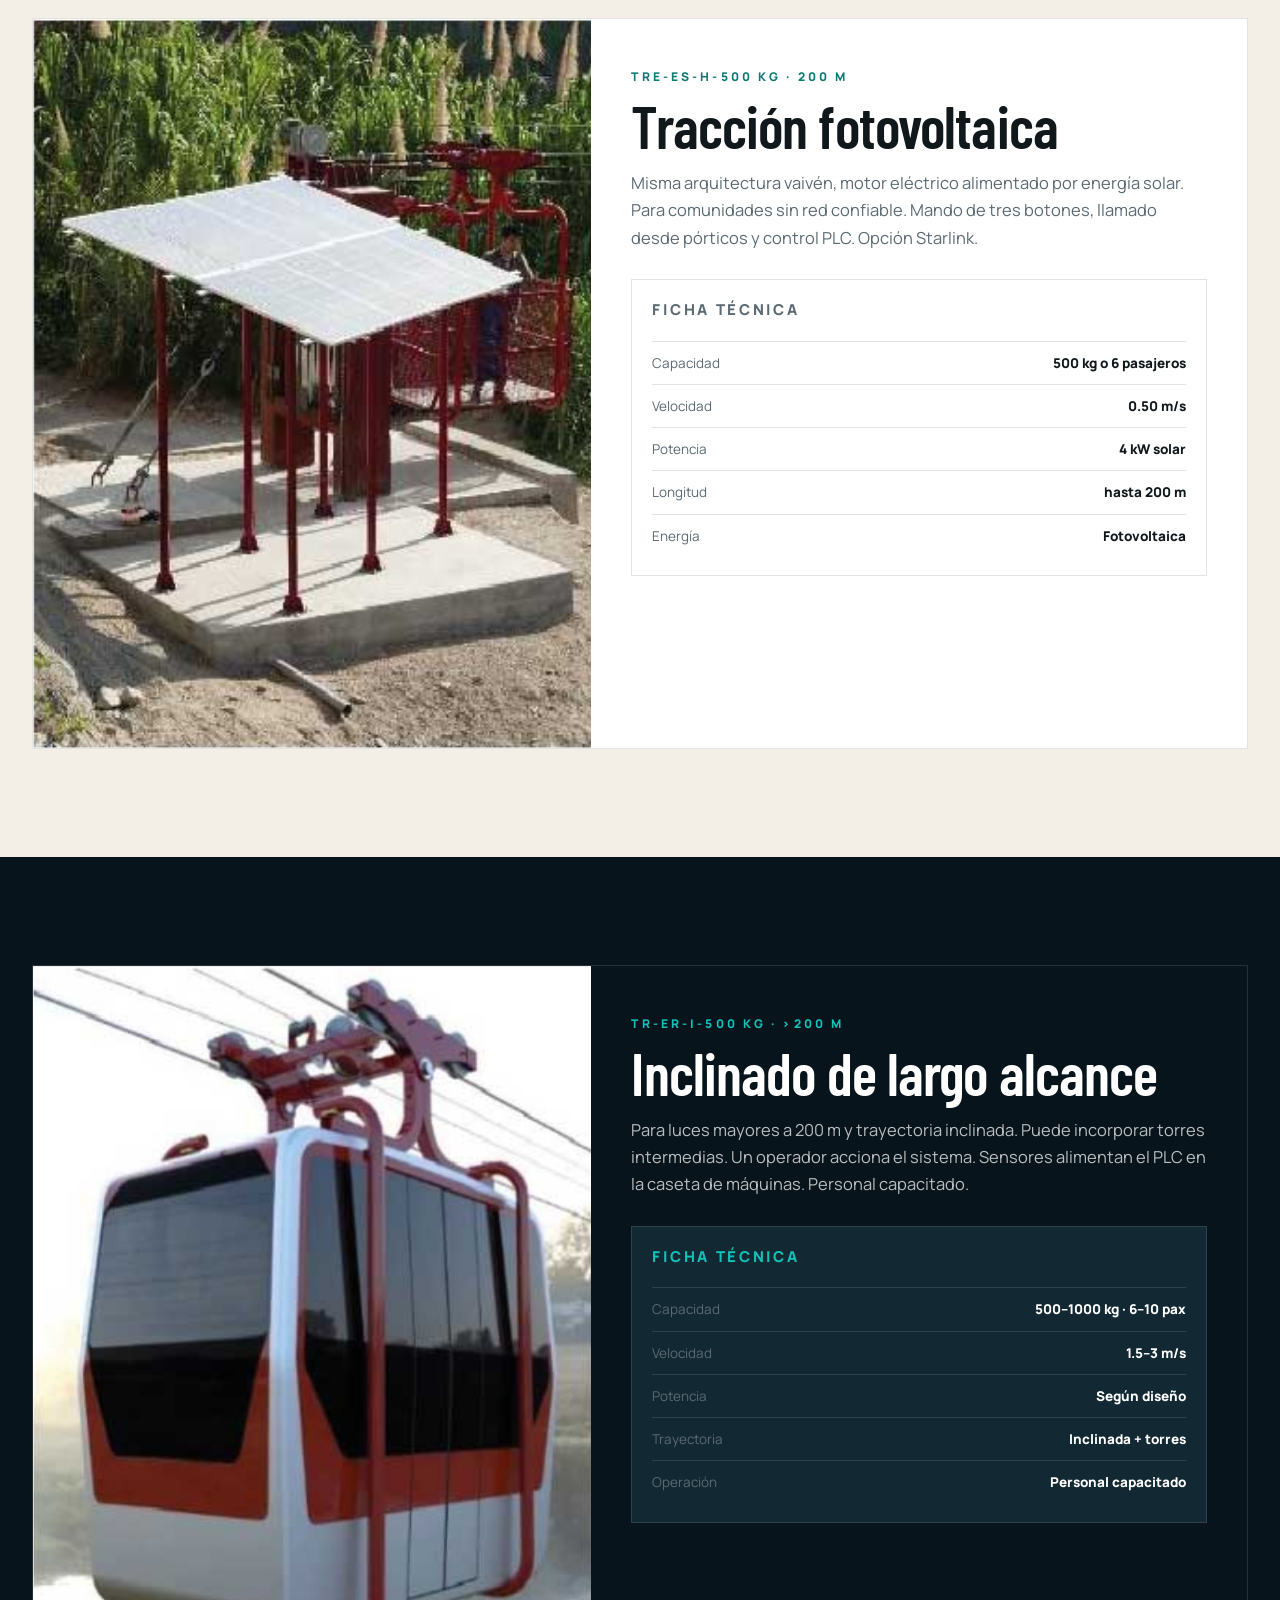
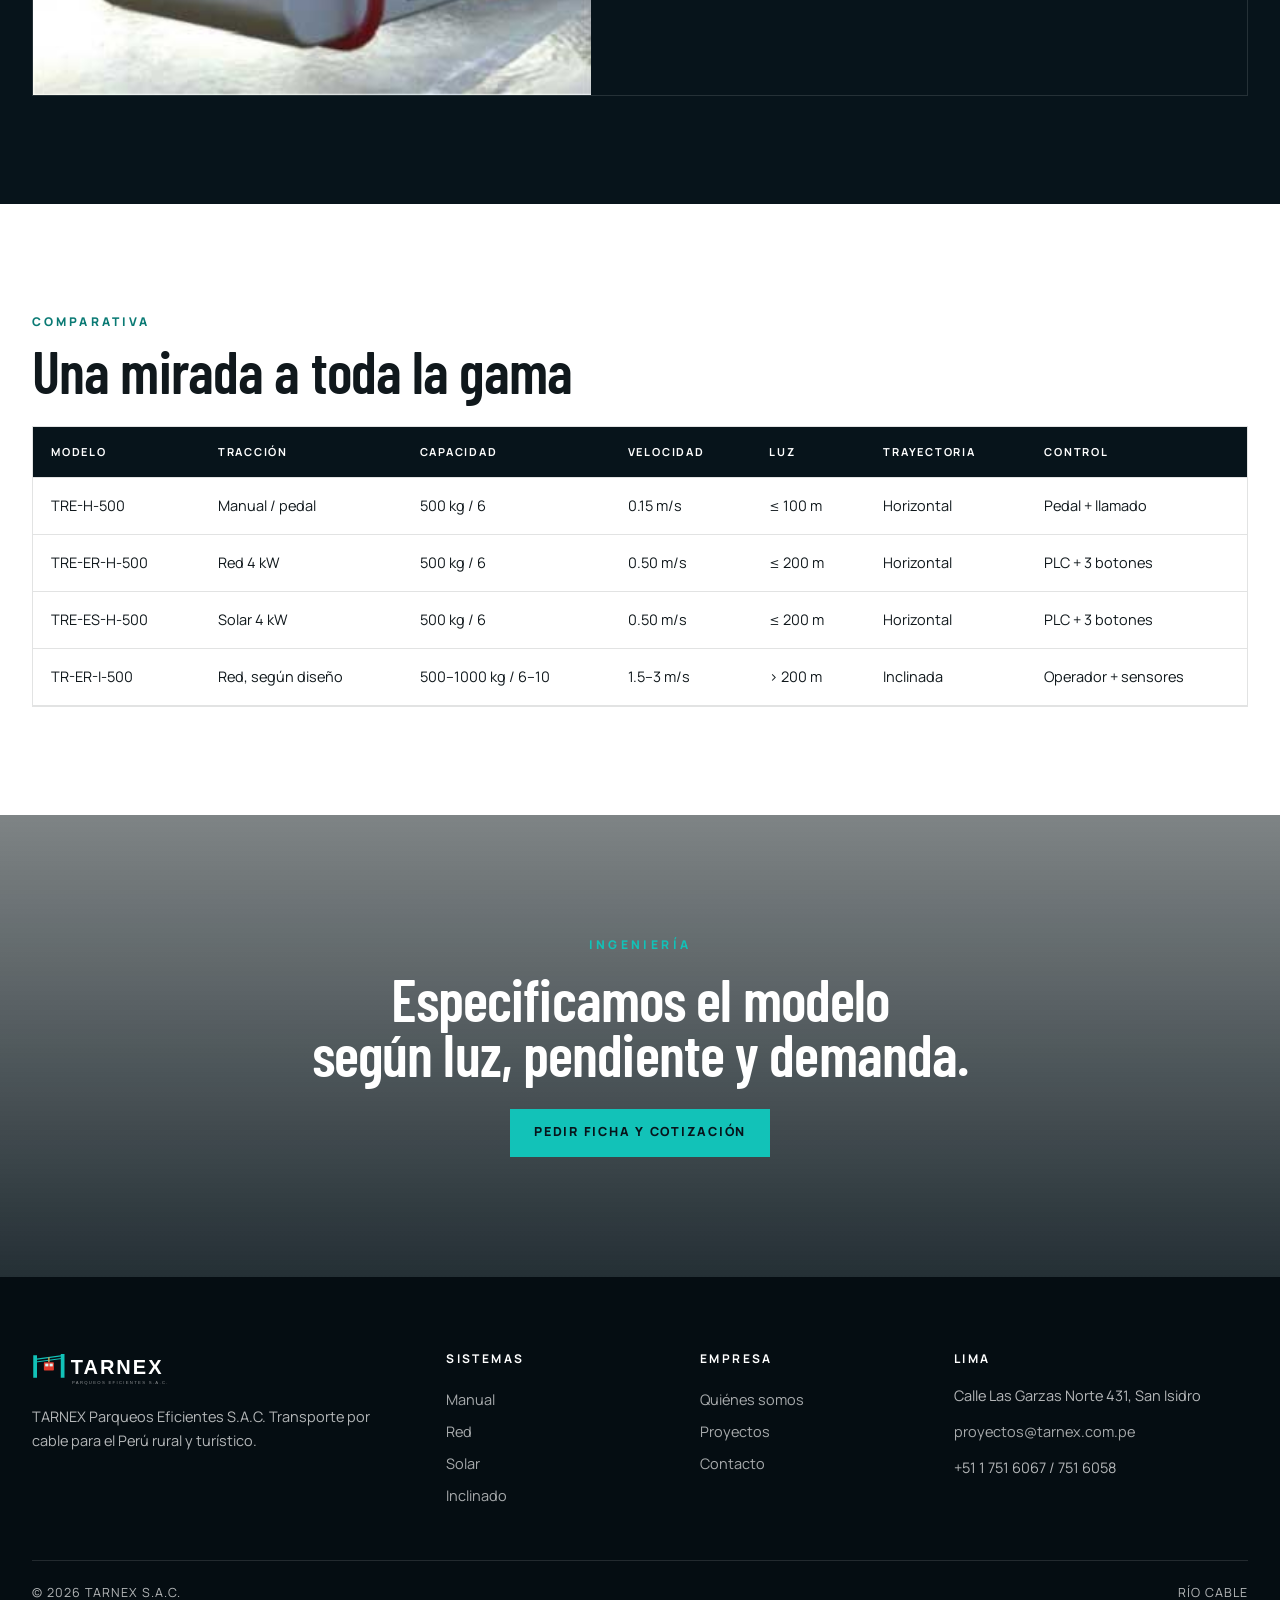
<file: sistemas.html>
<!DOCTYPE html>
<html lang="es">
<head>
  <meta charset="utf-8">
  <meta name="viewport" content="width=device-width, initial-scale=1">
  <title>Sistemas RÍO CABLE | TARNEX</title>
  <meta name="description" content="Gama estandarizada TARNEX: tracción manual, solar, red eléctrica e inclinada mayor a 200 m. Teleférico vaivén 500–1000 kg, normativa europea.">
  <meta name="theme-color" content="#07141B">
  <link rel="icon" href="images/favicon.svg" type="image/svg+xml">
  <link rel="preconnect" href="https://fonts.googleapis.com">
  <link rel="preconnect" href="https://fonts.gstatic.com" crossorigin>
  <link href="https://fonts.googleapis.com/css2?family=Barlow+Condensed:wght@500;600;700&family=Manrope:wght@400;500;600;700;800&display=swap" rel="stylesheet">
  <link rel="stylesheet" href="css/main.css">
</head>
<body>
  <a class="skip" href="#contenido">Saltar al contenido</a>
  <header class="nav is-solid" id="nav">
    <a class="nav__logo" href="index.html"><img src="images/logo-white.svg" alt="TARNEX Parqueos Eficientes"></a>
    <nav class="nav__links" id="menu">
      <a class="is-active" href="sistemas.html">Sistemas</a>
      <a href="proyectos.html">Proyectos</a>
      <a href="empresa.html">Empresa</a>
      <a class="btn btn--teal" href="contacto.html">Solicitar cotización</a>
    </nav>
    <button class="nav__toggle" aria-label="Abrir menú" aria-expanded="false"><span></span><span></span><span></span></button>
  </header>

  <section class="page-hero">
    <div class="wrap">
      <p class="breadcrumb"><a href="index.html">Inicio</a> · Sistemas</p>
      <p class="kicker">Modelos estandarizados</p>
      <h1>RÍO CABLE. Cuatro arquitecturas, un estándar de seguridad.</h1>
      <p class="hero-sub">Teleférico vaivén para la orografía peruana: dos cables portadores, un tractor, llamado desde cualquier orilla. Llave en mano, de 100 m a más de 200 m.</p>
    </div>
  </section>

  <nav class="sys-nav" aria-label="Modelos">
    <div class="wrap">
      <a href="#manual">Manual 100 m</a>
      <a href="#red">Red 200 m</a>
      <a href="#solar">Solar 200 m</a>
      <a href="#inclinado">Inclinado &gt;200 m</a>
    </div>
  </nav>

  <main id="contenido">
    <section class="section section--white">
      <div class="wrap">
        <p class="lead">El transporte por cable usa cables para el sustento y/o la tracción de vehículos. TARNEX lo lleva a modalidad teleférico, calibrado para pueblos rurales y miradores del Perú: bajo costo, operación que cualquier pasajero entiende, y las normas de seguridad europeas para transporte de personas por cable.</p>
      </div>
    </section>

    <section class="section section--sand" id="manual">
      <div class="wrap">
        <article class="sys-block inview">
          <div class="sys-visual"><img src="images/sys-manual.svg" alt="Esquema TRE-H-500 tracción manual"></div>
          <div class="sys-block__body">
            <p class="overline">TRE-H-500 kg · 100 m</p>
            <h2>Tracción manual o a pedal</h2>
            <p style="margin:16px 0;color:var(--muted)">La cabina se desplaza sobre dos portadores, traccionada por un cable tractor propulsado con pedales o manivela desde la cabina. Dos puntos de tracción en los pórticos permiten “llamar” el vehículo desde la orilla opuesta. Pensado para cruces cortos sin energía.</p>
            <ul class="checklist">
              <li>Diseño y construcción llave en mano</li>
              <li>Operación accionada mediante pedal o manivela</li>
              <li>Mantenimiento según manual de operación</li>
              <li>Trayectoria horizontal, luz promedio hasta 100 m</li>
            </ul>
            <div class="card" style="margin-top:28px;padding:18px 20px">
              <p class="card__code">Ficha técnica</p>
              <div class="spec"><span>Capacidad</span><b>500 kg o 6 pasajeros</b></div>
              <div class="spec"><span>Velocidad</span><b>0.15 m/s</b></div>
              <div class="spec"><span>Potencia</span><b>Manual / pedal</b></div>
              <div class="spec"><span>Longitud</span><b>hasta 100 m</b></div>
              <div class="spec"><span>Tipo</span><b>Vaivén · 2 portadores + tractor</b></div>
            </div>
          </div>
        </article>
      </div>
    </section>

    <section class="section section--white" id="red">
      <div class="wrap">
        <article class="sys-block inview">
          <div class="sys-visual"><img src="images/sys-grid.svg" alt="Esquema TRE-ER-H-500 red eléctrica"></div>
          <div class="sys-block__body">
            <p class="overline">TRE-ER-H-500 kg · 200 m</p>
            <h2>Tracción con red eléctrica</h2>
            <p style="margin:16px 0;color:var(--muted)">Motor eléctrico 4 kW conectado a la red. El usuario acciona la cabina con un mando de tres botones. Mandos adicionales en los pórticos. Movimiento controlado por PLC. Opción de internet satelital Starlink.</p>
            <div class="card" style="margin-top:28px;padding:18px 20px">
              <p class="card__code">Ficha técnica</p>
              <div class="spec"><span>Capacidad</span><b>500 kg o 6 pasajeros</b></div>
              <div class="spec"><span>Velocidad</span><b>0.50 m/s</b></div>
              <div class="spec"><span>Potencia</span><b>4 kW</b></div>
              <div class="spec"><span>Longitud</span><b>hasta 200 m</b></div>
              <div class="spec"><span>Control</span><b>PLC + 3 botones</b></div>
            </div>
          </div>
        </article>
      </div>
    </section>

    <section class="section section--sand" id="solar">
      <div class="wrap">
        <article class="sys-block inview">
          <div class="sys-visual"><img src="images/sys-solar.svg" alt="Esquema TRE-ES-H-500 energía solar"></div>
          <div class="sys-block__body">
            <p class="overline">TRE-ES-H-500 kg · 200 m</p>
            <h2>Tracción fotovoltaica</h2>
            <p style="margin:16px 0;color:var(--muted)">Misma arquitectura vaivén, motor eléctrico alimentado por energía solar. Para comunidades sin red confiable. Mando de tres botones, llamado desde pórticos y control PLC. Opción Starlink.</p>
            <div class="card" style="margin-top:28px;padding:18px 20px">
              <p class="card__code">Ficha técnica</p>
              <div class="spec"><span>Capacidad</span><b>500 kg o 6 pasajeros</b></div>
              <div class="spec"><span>Velocidad</span><b>0.50 m/s</b></div>
              <div class="spec"><span>Potencia</span><b>4 kW solar</b></div>
              <div class="spec"><span>Longitud</span><b>hasta 200 m</b></div>
              <div class="spec"><span>Energía</span><b>Fotovoltaica</b></div>
            </div>
          </div>
        </article>
      </div>
    </section>

    <section class="section section--navy" id="inclinado">
      <div class="wrap">
        <article class="sys-block inview">
          <div class="sys-visual"><img src="images/sys-inclined.svg" alt="Esquema TR-ER-I-500 inclinado"></div>
          <div class="sys-block__body">
            <p class="overline">TR-ER-I-500 kg · &gt;200 m</p>
            <h2>Inclinado de largo alcance</h2>
            <p style="margin:16px 0">Para luces mayores a 200 m y trayectoria inclinada. Puede incorporar torres intermedias. Un operador acciona el sistema. Sensores alimentan el PLC en la caseta de máquinas. Personal capacitado.</p>
            <div class="card card--dark" style="margin-top:28px;padding:18px 20px">
              <p class="card__code">Ficha técnica</p>
              <div class="spec"><span>Capacidad</span><b>500–1000 kg · 6–10 pax</b></div>
              <div class="spec"><span>Velocidad</span><b>1.5–3 m/s</b></div>
              <div class="spec"><span>Potencia</span><b>Según diseño</b></div>
              <div class="spec"><span>Trayectoria</span><b>Inclinada + torres</b></div>
              <div class="spec"><span>Operación</span><b>Personal capacitado</b></div>
            </div>
          </div>
        </article>
      </div>
    </section>

    <section class="section section--white">
      <div class="wrap">
        <p class="overline">Comparativa</p>
        <h2 style="margin:0 0 28px">Una mirada a toda la gama</h2>
        <div class="table-wrap">
          <table>
            <thead>
              <tr>
                <th>Modelo</th><th>Tracción</th><th>Capacidad</th><th>Velocidad</th><th>Luz</th><th>Trayectoria</th><th>Control</th>
              </tr>
            </thead>
            <tbody>
              <tr><td>TRE-H-500</td><td>Manual / pedal</td><td>500 kg / 6</td><td>0.15 m/s</td><td>≤ 100 m</td><td>Horizontal</td><td>Pedal + llamado</td></tr>
              <tr><td>TRE-ER-H-500</td><td>Red 4 kW</td><td>500 kg / 6</td><td>0.50 m/s</td><td>≤ 200 m</td><td>Horizontal</td><td>PLC + 3 botones</td></tr>
              <tr><td>TRE-ES-H-500</td><td>Solar 4 kW</td><td>500 kg / 6</td><td>0.50 m/s</td><td>≤ 200 m</td><td>Horizontal</td><td>PLC + 3 botones</td></tr>
              <tr><td>TR-ER-I-500</td><td>Red, según diseño</td><td>500–1000 kg / 6–10</td><td>1.5–3 m/s</td><td>&gt; 200 m</td><td>Inclinada</td><td>Operador + sensores</td></tr>
            </tbody>
          </table>
        </div>
      </div>
    </section>

    <section class="cta">
      <div class="wrap">
        <p class="kicker">Ingeniería</p>
        <h2>Especificamos el modelo<br>según luz, pendiente y demanda.</h2>
        <a class="btn btn--teal" href="contacto.html">Pedir ficha y cotización</a>
      </div>
    </section>
  </main>

  <footer class="footer">
    <div class="wrap">
      <div class="footer__grid">
        <div>
          <img src="images/logo-white.svg" alt="TARNEX" style="height:40px;width:auto;margin-bottom:16px">
          <p>TARNEX Parqueos Eficientes S.A.C. Transporte por cable para el Perú rural y turístico.</p>
        </div>
        <div>
          <h4>Sistemas</h4>
          <a href="#manual">Manual</a>
          <a href="#red">Red</a>
          <a href="#solar">Solar</a>
          <a href="#inclinado">Inclinado</a>
        </div>
        <div>
          <h4>Empresa</h4>
          <a href="empresa.html">Quiénes somos</a>
          <a href="proyectos.html">Proyectos</a>
          <a href="contacto.html">Contacto</a>
        </div>
        <div>
          <h4>Lima</h4>
          <p>Calle Las Garzas Norte 431, San Isidro</p>
          <p><a href="mailto:proyectos@tarnex.com.pe">proyectos@tarnex.com.pe</a></p>
          <p>+51 1 751 6067 / 751 6058</p>
        </div>
      </div>
      <div class="footer__copy">
        <span>© <span data-year></span> TARNEX S.A.C.</span>
        <span>RÍO CABLE</span>
      </div>
    </div>
  </footer>
  <script src="js/main.js"></script>
</body>
</html>
</file>
<file: css/main.css>
/* TARNEX — RÍO CABLE */
:root{
  --teal:#12C2B8; --teal-2:#0EA8A0; --teal-d:#0A7A74;
  --navy:#07141B; --navy-2:#0B1C25; --navy-3:#122833;
  --ink:#10181C; --muted:#5B6A72;
  --line:rgba(16,24,28,.12); --line-s:rgba(255,255,255,.12);
  --sand:#F3EEE6; --paper:#F6F4F0; --white:#fff;
  --red:#E23B2C; --gold:#C6A15B;
  --shadow:0 28px 70px rgba(7,20,27,.16);
  --nav-h:88px;
  --font-d:"Barlow Condensed", Impact, sans-serif;
  --font-b:"Manrope", system-ui, sans-serif;
  --max:1280px; --ease:cubic-bezier(.22,.61,.36,1);
}
*,*::before,*::after{box-sizing:border-box}
html{scroll-behavior:smooth}
html,body{margin:0;padding:0}
body{font-family:var(--font-b);color:var(--ink);background:var(--paper);line-height:1.65;font-size:16.5px;-webkit-font-smoothing:antialiased;overflow-x:hidden}
::selection{background:var(--teal);color:var(--navy)}
:focus-visible{outline:2px solid var(--teal);outline-offset:3px}
img,svg{max-width:100%;display:block}img{height:auto}
a{color:inherit;text-decoration:none}
button,input,select,textarea{font-family:inherit}
h1,h2,h3,h4,p{margin:0}
.skip{position:absolute;left:-999px;top:0}.skip:focus{left:16px;top:16px;background:#fff;padding:8px 12px;z-index:9999}
.wrap{width:min(var(--max), calc(100% - 64px));margin-inline:auto}

.nav{position:fixed;inset:0 0 auto 0;height:var(--nav-h);z-index:200;display:flex;align-items:center;justify-content:space-between;padding:0 40px;transition:background .4s var(--ease),box-shadow .4s,backdrop-filter .4s}
.nav.is-solid{background:rgba(7,20,27,.94);backdrop-filter:blur(18px);box-shadow:0 12px 40px rgba(0,0,0,.22)}
.nav__logo{width:196px;flex-shrink:0;display:flex;align-items:center}
.nav__logo img{height:44px;width:auto}
.nav__links{display:flex;gap:36px;align-items:center}
.nav__links a{font-size:12.5px;letter-spacing:.18em;text-transform:uppercase;font-weight:700;color:rgba(255,255,255,.78);position:relative;padding:6px 0}
.nav__links a:hover,.nav__links a.is-active{color:#fff}
.nav__links a.is-active::after{content:"";position:absolute;left:0;right:0;bottom:0;height:2px;background:var(--teal)}
.nav__toggle{display:none;width:44px;height:44px;background:transparent;border:0;cursor:pointer;z-index:210}
.nav__toggle span{display:block;width:22px;height:2px;background:#fff;margin:5px auto;transition:.3s}
.nav__toggle[aria-expanded="true"] span:nth-child(1){transform:translateY(7px) rotate(45deg)}
.nav__toggle[aria-expanded="true"] span:nth-child(2){opacity:0}
.nav__toggle[aria-expanded="true"] span:nth-child(3){transform:translateY(-7px) rotate(-45deg)}
.btn{display:inline-flex;align-items:center;justify-content:center;gap:10px;height:48px;padding:0 24px;border:0;cursor:pointer;font-weight:800;font-size:12.5px;letter-spacing:.14em;text-transform:uppercase;transition:transform .2s var(--ease),background .2s,color .2s,border-color .2s,box-shadow .2s}
.btn:hover{transform:translateY(-2px)}
.btn--teal{background:var(--teal);color:var(--navy)}
.btn--teal:hover{background:#3fd4cb;box-shadow:0 12px 28px rgba(18,194,184,.28)}
.btn--ghost{background:transparent;color:#fff;border:1px solid rgba(255,255,255,.35)}
.btn--ghost:hover{border-color:#fff;background:rgba(255,255,255,.08)}
.btn--dark{background:var(--navy);color:#fff}
.btn--dark:hover{background:#0e2430}
.btn--outline{background:transparent;color:var(--navy);border:1px solid var(--navy)}
.btn--outline:hover{background:var(--navy);color:#fff}
.nav__links .btn{color:var(--navy)}
.nav__links .btn:hover{color:var(--navy)}

.hero{position:relative;min-height:100vh;min-height:100dvh;display:flex;align-items:flex-end;color:#fff;overflow:hidden;background:var(--navy)}
.hero__media{position:absolute;inset:0}
.hero__media img{width:100%;height:100%;object-fit:cover;object-position:center 40%;transform:scale(1.08);animation:heroZoom 26s var(--ease) infinite alternate}
@keyframes heroZoom{to{transform:scale(1)}}
.hero__shade{position:absolute;inset:0;background:linear-gradient(180deg,rgba(7,20,27,.5) 0%,rgba(7,20,27,.18) 34%,rgba(7,20,27,.58) 70%,rgba(7,20,27,.94) 100%),linear-gradient(90deg,rgba(7,20,27,.62) 0%,transparent 58%)}
.hero__cables{position:absolute;inset:0;width:100%;height:100%;pointer-events:none}
.hero__inner{position:relative;z-index:2;width:min(var(--max),calc(100% - 64px));margin:0 auto 150px;padding-top:var(--nav-h)}
.kicker{font-size:12px;letter-spacing:.28em;text-transform:uppercase;font-weight:800;color:var(--teal);margin-bottom:18px}
.hero h1{font-family:var(--font-d);font-weight:700;font-size:clamp(52px,8.4vw,118px);line-height:.86;letter-spacing:-.02em;max-width:14ch;margin-bottom:22px}
.hero h1 em{font-style:normal;color:var(--teal)}
.hero__lead{max-width:54ch;font-size:18px;color:rgba(255,255,255,.82);margin-bottom:32px}
.hero__actions{display:flex;flex-wrap:wrap;gap:12px}
.hero__meta{position:absolute;left:0;right:0;bottom:0;z-index:3;display:grid;grid-template-columns:repeat(3,1fr);border-top:1px solid var(--line-s);background:rgba(7,20,27,.55);backdrop-filter:blur(12px)}
.hero__meta > div{padding:22px 40px;border-right:1px solid var(--line-s);font-size:13px;letter-spacing:.08em;text-transform:uppercase;color:rgba(255,255,255,.65)}
.hero__meta > div:last-child{border-right:0}
.hero__meta strong{display:block;font-family:var(--font-d);font-size:34px;letter-spacing:0;color:#fff;font-weight:700;text-transform:none;line-height:1;margin-bottom:4px}
.scroll-hint{position:absolute;right:40px;bottom:110px;z-index:3;writing-mode:vertical-rl;font-size:11px;letter-spacing:.28em;text-transform:uppercase;color:rgba(255,255,255,.55)}
.scroll-hint::after{content:"";display:block;width:1px;height:48px;background:var(--teal);margin:12px auto 0;animation:pulse 1.6s ease-in-out infinite}
@keyframes pulse{50%{opacity:.25;transform:scaleY(.7)}}
.marquee{overflow:hidden;background:var(--teal);color:var(--navy);padding:14px 0}
.marquee__track{display:flex;gap:48px;width:max-content;animation:marq 32s linear infinite;font-family:var(--font-d);font-size:18px;letter-spacing:.22em;text-transform:uppercase;font-weight:700}
.marquee__track span{white-space:nowrap}
.marquee__track span::before{content:"●";margin-right:48px;color:var(--navy)}
@keyframes marq{to{transform:translateX(-50%)}}

.section{padding:108px 0}
.section--white{background:#fff}
.section--sand{background:var(--sand)}
.section--navy{background:var(--navy);color:#fff}
.section--navy p{color:rgba(255,255,255,.72)}
.sec-head{display:grid;grid-template-columns:1.2fr .8fr;gap:48px;align-items:end;margin-bottom:56px}
.overline{font-size:12px;letter-spacing:.26em;text-transform:uppercase;font-weight:800;color:var(--teal-d);margin-bottom:12px}
.section--navy .overline{color:var(--teal)}
h2,.display{font-family:var(--font-d);font-weight:600;font-size:clamp(36px,4.6vw,64px);line-height:.92;letter-spacing:-.015em}
.sec-head p{color:var(--muted);font-size:17px}
.section--navy .sec-head p{color:rgba(255,255,255,.7)}
.lead{font-size:18px;color:var(--muted);max-width:70ch}
.grid-2{display:grid;grid-template-columns:1fr 1fr;gap:32px;align-items:start}
.grid-3{display:grid;grid-template-columns:repeat(3,1fr);gap:24px}
.grid-4{display:grid;grid-template-columns:repeat(4,1fr);gap:20px}

.card{background:#fff;border:1px solid var(--line);padding:28px 24px;position:relative;transition:transform .35s var(--ease),box-shadow .35s}
.card:hover{transform:translateY(-6px);box-shadow:var(--shadow)}
.card--dark{background:var(--navy-3);border-color:var(--line-s);color:#fff}
.card--dark p{color:rgba(255,255,255,.7)}
.tag{display:inline-block;font-size:10px;letter-spacing:.2em;text-transform:uppercase;font-weight:800;background:var(--teal);color:var(--navy);padding:5px 10px;margin-bottom:14px}
.card__code{font-size:12px;letter-spacing:.18em;text-transform:uppercase;font-weight:800;color:var(--teal-d);margin-bottom:8px}
.card--dark .card__code{color:var(--teal)}
.card h3{font-family:var(--font-d);font-size:32px;line-height:.95;font-weight:600;margin:0 0 10px}
.card p{color:var(--muted);font-size:15px;margin-bottom:18px}
.spec{display:flex;justify-content:space-between;gap:12px;border-top:1px solid var(--line);padding:10px 0;font-size:13.5px}
.card--dark .spec{border-color:var(--line-s)}
.spec span{color:var(--muted)}
.spec b{font-weight:800}

.split{display:grid;grid-template-columns:1.05fr .95fr;min-height:640px}
.split__visual{position:relative;overflow:hidden;min-height:420px}
.split__visual img{width:100%;height:100%;object-fit:cover;min-height:640px}
.split__body{padding:80px 64px;display:flex;flex-direction:column;justify-content:center;background:#fff}
.checklist{list-style:none;padding:0;margin:24px 0 0}
.checklist li{position:relative;padding:12px 0 12px 36px;border-top:1px solid var(--line)}
.section--navy .checklist li{border-color:var(--line-s)}
.checklist li::before{content:"";position:absolute;left:0;top:18px;width:16px;height:16px;background:var(--teal);clip-path:polygon(14% 44%,0 58%,40% 100%,100% 18%,84% 6%,38% 72%)}

.project{display:grid;grid-template-columns:1.15fr .85fr;gap:0;margin-bottom:28px;background:#fff;border:1px solid var(--line);overflow:hidden}
.project__media{min-height:380px;position:relative;overflow:hidden}
.project__media img{width:100%;height:100%;object-fit:cover;min-height:380px;transition:transform 1s var(--ease)}
.project:hover .project__media img{transform:scale(1.05)}
.project__body{padding:48px 44px;display:flex;flex-direction:column;justify-content:center}
.project__body h3{font-family:var(--font-d);font-size:42px;line-height:.92;font-weight:600;margin:0 0 14px}
.project__body p{color:var(--muted);margin-bottom:18px}
.meta-row{display:flex;flex-wrap:wrap;gap:8px;margin:8px 0 22px}
.meta-row span{font-size:11px;letter-spacing:.14em;text-transform:uppercase;font-weight:700;border:1px solid var(--line);padding:6px 10px;color:var(--muted)}

.stats{display:grid;grid-template-columns:repeat(4,1fr);gap:16px}
.stat{border-top:2px solid var(--teal);padding:18px 8px 8px}
.stat b{display:block;font-family:var(--font-d);font-size:56px;line-height:.9;font-weight:700}
.stat span{font-size:13px;letter-spacing:.12em;text-transform:uppercase;color:rgba(255,255,255,.6)}
.table-wrap{overflow:auto;border:1px solid var(--line)}
table{width:100%;border-collapse:collapse;font-size:14.5px}
th,td{padding:16px 18px;text-align:left;border-bottom:1px solid var(--line);white-space:nowrap}
th{font-size:11px;letter-spacing:.16em;text-transform:uppercase;background:var(--navy);color:#fff;font-weight:700}
tr:hover td{background:rgba(18,194,184,.06)}

.page-hero{background:var(--navy);color:#fff;padding:160px 0 72px;position:relative;overflow:hidden}
.page-hero::before{content:"";position:absolute;inset:auto -10% -40% 40%;height:420px;background:radial-gradient(circle,rgba(18,194,184,.18),transparent 60%)}
.breadcrumb{font-size:12px;letter-spacing:.16em;text-transform:uppercase;color:rgba(255,255,255,.5);margin-bottom:18px}
.breadcrumb a:hover{color:var(--teal)}
.page-hero h1{font-family:var(--font-d);font-size:clamp(42px,6vw,88px);line-height:.9;font-weight:700;max-width:16ch}
.page-hero p.hero-sub{max-width:54ch;color:rgba(255,255,255,.7);margin-top:18px;font-size:18px}
.cta{background:linear-gradient(180deg,rgba(7,20,27,.5),rgba(7,20,27,.88)),url("https://images.unsplash.com/photo-1464822759023-fed622ff2c3b?auto=format&fit=crop&w=2000&q=70") center/cover;color:#fff;padding:120px 0;text-align:center}
.cta h2{margin:12px 0 28px}

form label{display:block;font-size:11px;letter-spacing:.16em;text-transform:uppercase;font-weight:800;margin:16px 0 8px}
input,select,textarea{width:100%;height:50px;border:1px solid var(--line);background:#fff;padding:0 14px;font-size:15px;outline:none}
textarea{height:140px;padding:12px 14px;resize:vertical}
input:focus,select:focus,textarea:focus{border-color:var(--teal)}
.form-grid{display:grid;grid-template-columns:1fr 1fr;gap:16px}
.map{width:100%;min-height:360px;border:0;filter:grayscale(.35) contrast(1.05)}

.footer{background:#050d12;color:rgba(255,255,255,.7);padding:72px 0 28px;font-size:14.5px}
.footer__grid{display:grid;grid-template-columns:1.4fr .8fr .8fr 1.1fr;gap:40px;margin-bottom:48px}
.footer h4{font-size:12px;letter-spacing:.2em;text-transform:uppercase;color:#fff;margin-bottom:16px}
.footer a{display:block;padding:4px 0;color:rgba(255,255,255,.65)}
.footer a:hover{color:var(--teal)}
.footer p{margin:0 0 8px}
.footer__copy{display:flex;justify-content:space-between;gap:16px;flex-wrap:wrap;border-top:1px solid var(--line-s);padding-top:22px;font-size:12.5px;letter-spacing:.08em;text-transform:uppercase}

.diagram{background:var(--navy-2);border:1px solid var(--line-s);padding:28px}
.diagram svg{width:100%;height:auto}
.sys-nav{position:sticky;top:var(--nav-h);z-index:80;background:rgba(7,20,27,.94);backdrop-filter:blur(16px);border-bottom:1px solid var(--line-s)}
.sys-nav .wrap{display:flex;gap:8px;overflow:auto;padding:0}
.sys-nav a{flex:none;padding:16px 18px;font-size:12px;letter-spacing:.16em;text-transform:uppercase;font-weight:700;color:rgba(255,255,255,.55);border-bottom:2px solid transparent}
.sys-nav a:hover,.sys-nav a.is-on{color:#fff;border-bottom-color:var(--teal)}
.sys-block{display:grid;grid-template-columns:.92fr 1.08fr;overflow:hidden;border:1px solid var(--line);background:#fff}
.section--navy .sys-block{border-color:var(--line-s);background:transparent}
.sys-block__body{padding:48px 40px}
.sys-visual{background:linear-gradient(160deg,#0B1C25,#16323c);min-height:100%;display:grid;place-items:center;position:relative;overflow:hidden}
.sys-visual img,.sys-visual svg{width:100%;height:100%;object-fit:cover;max-width:none}
.app{padding:28px 0;border-top:1px solid var(--line)}
.app b{display:block;font-family:var(--font-d);font-size:28px;font-weight:600;line-height:1;margin-bottom:8px}
.app p{color:var(--muted);margin:0;font-size:15px}
.compare{display:grid;grid-template-columns:1fr 1fr;border:1px solid var(--line);overflow:hidden}
.compare article{padding:40px 36px}
.compare article:first-child{background:#fff;border-right:1px solid var(--line)}
.compare article:last-child{background:var(--navy);color:#fff}
.compare h3{font-family:var(--font-d);font-size:36px;line-height:1;font-weight:600;margin:0 0 18px}
.compare ul{margin:0;padding:0 0 0 18px;color:var(--muted)}
.compare article:last-child ul{color:rgba(255,255,255,.75)}
.compare li{padding:8px 0}

.reveal{opacity:0;transform:translateY(24px);animation:up .9s var(--ease) forwards}
.reveal-d1{animation-delay:.12s}.reveal-d2{animation-delay:.24s}.reveal-d3{animation-delay:.36s}
@keyframes up{to{opacity:1;transform:none}}
.js .inview{opacity:0;transform:translateY(28px);transition:opacity .8s var(--ease),transform .8s var(--ease)}
.js .inview.is-in{opacity:1;transform:none}

@media (max-width:1080px){
  .grid-4{grid-template-columns:1fr 1fr}
  .sec-head,.split,.project,.compare,.sys-block{grid-template-columns:1fr}
  .split__body{padding:48px 32px}
  .split__visual img{min-height:420px}
  .stats{grid-template-columns:1fr 1fr}
  .footer__grid{grid-template-columns:1fr 1fr}
  .compare article:first-child{border-right:0;border-bottom:1px solid var(--line)}
}
@media (max-width:760px){
  .wrap{width:min(var(--max),calc(100% - 36px))}
  .nav{padding:0 18px}
  .nav__toggle{display:block}
  .nav__links{position:fixed;inset:0 0 0 auto;width:min(82vw,360px);height:100dvh;background:var(--navy);flex-direction:column;align-items:flex-start;padding:110px 32px 32px;gap:22px;transform:translateX(110%);transition:transform .4s var(--ease)}
  .nav__links.is-open{transform:none}
  .hero__inner{margin-bottom:190px}
  .hero__meta{grid-template-columns:1fr}
  .hero__meta > div{padding:14px 24px;border-right:0;border-bottom:1px solid var(--line-s)}
  .scroll-hint{display:none}
  .grid-2,.grid-3,.grid-4,.form-grid{grid-template-columns:1fr}
  .section{padding:72px 0}
  .hero h1{font-size:52px}
}
@media (prefers-reduced-motion:reduce){
  *,*::before,*::after{animation:none !important;transition:none !important}
  .hero__media img{transform:none}
  .js .inview,.reveal{opacity:1;transform:none}
}
</file>
